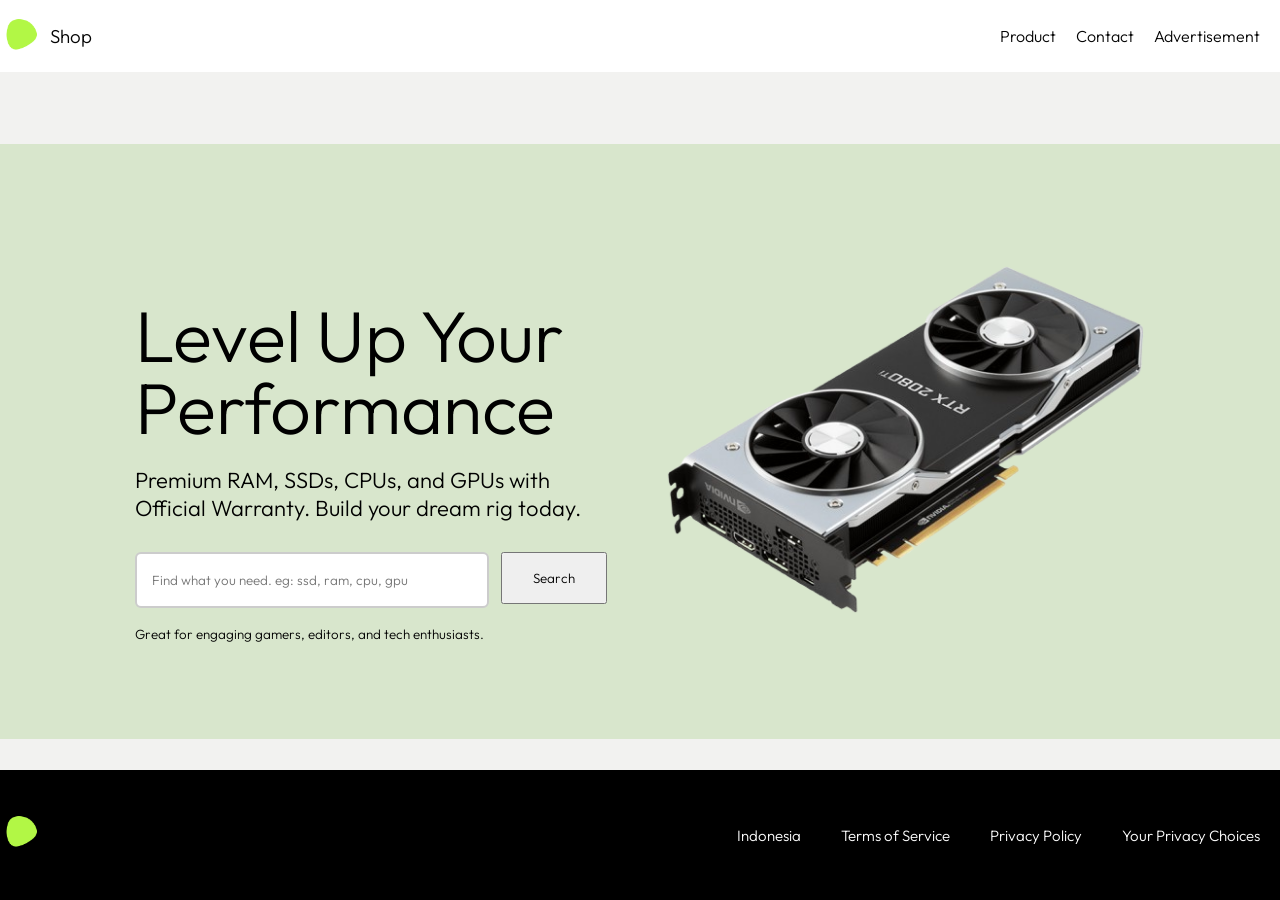
<file: index.html>
<!DOCTYPE html>
<html lang="en">
<head>
    <meta charset="UTF-8">
    <meta name="viewport" content="width=device-width, initial-scale=1.0">
    <link rel="stylesheet" type="text/css" href="style.css">
    <link rel="preconnect" href="https://fonts.googleapis.com">
    <link rel="preconnect" href="https://fonts.gstatic.com" crossorigin>
    <link href="https://fonts.googleapis.com/css2?family=Outfit:wght@100..900&display=swap" rel="stylesheet">
    <link href="https://unpkg.com/aos@2.3.1/dist/aos.css" rel="stylesheet">
    <title>e-commerce</title>
</head>
<body>

    <header>
        <div class="header">
            <div class="header-container">
                <img class="header-icon" src="assets/magicpattern-blob-1781320410809.png" alt="">
                <h3 class="title"><a href="index.html">Shop</a></h3>

                <nav>
                    <a href="#search-section">Product</a>
                    <a href="contact.html">Contact</a>
                    <a href="advertisement.html">Advertisement</a>
                </nav>
            </div>
        </div>
    </header>

    <main>
        <section id="search-section" class="search">
            <div class="search-container">
                <div class="search-content">
                    <h1>Level Up Your Performance</h1>

                    <p>Premium RAM, SSDs, CPUs, and GPUs with Official Warranty. Build your dream rig today.</p>

                    <div class="search-form">
                        <input type="text" placeholder="Find what you need. eg: ssd, ram, cpu, gpu">
                        <button>Search</button>
                    </div>

                    <small>
                        Great for engaging gamers, editors, and tech enthusiasts.
                    </small>
                </div>

                <div class="search-image">
                    <img src="assets/gpu-removebg-preview.png" alt="">
                </div>

            </div>
        </section>
    </main>

    <footer>
        <footer class="footer">
            <div class="footer-container">
                <div class="footer-logo">
                <img src="assets/magicpattern-blob-1781320410809.png" alt="Logo">
            </div>

            <div class="footer-links">
                <a href="">Indonesia</a>
                <a href="">Terms of Service</a>
                <a href="">Privacy Policy</a>
                <a href="">Your Privacy Choices</a>
            </div>
        </div>
    </footer>

    <script src="https://unpkg.com/aos@2.3.1/dist/aos.js"></script>
    <script src="script.js"></script>
    <script>
        AOS.init();
    </script>
</body>
</html>
</file>
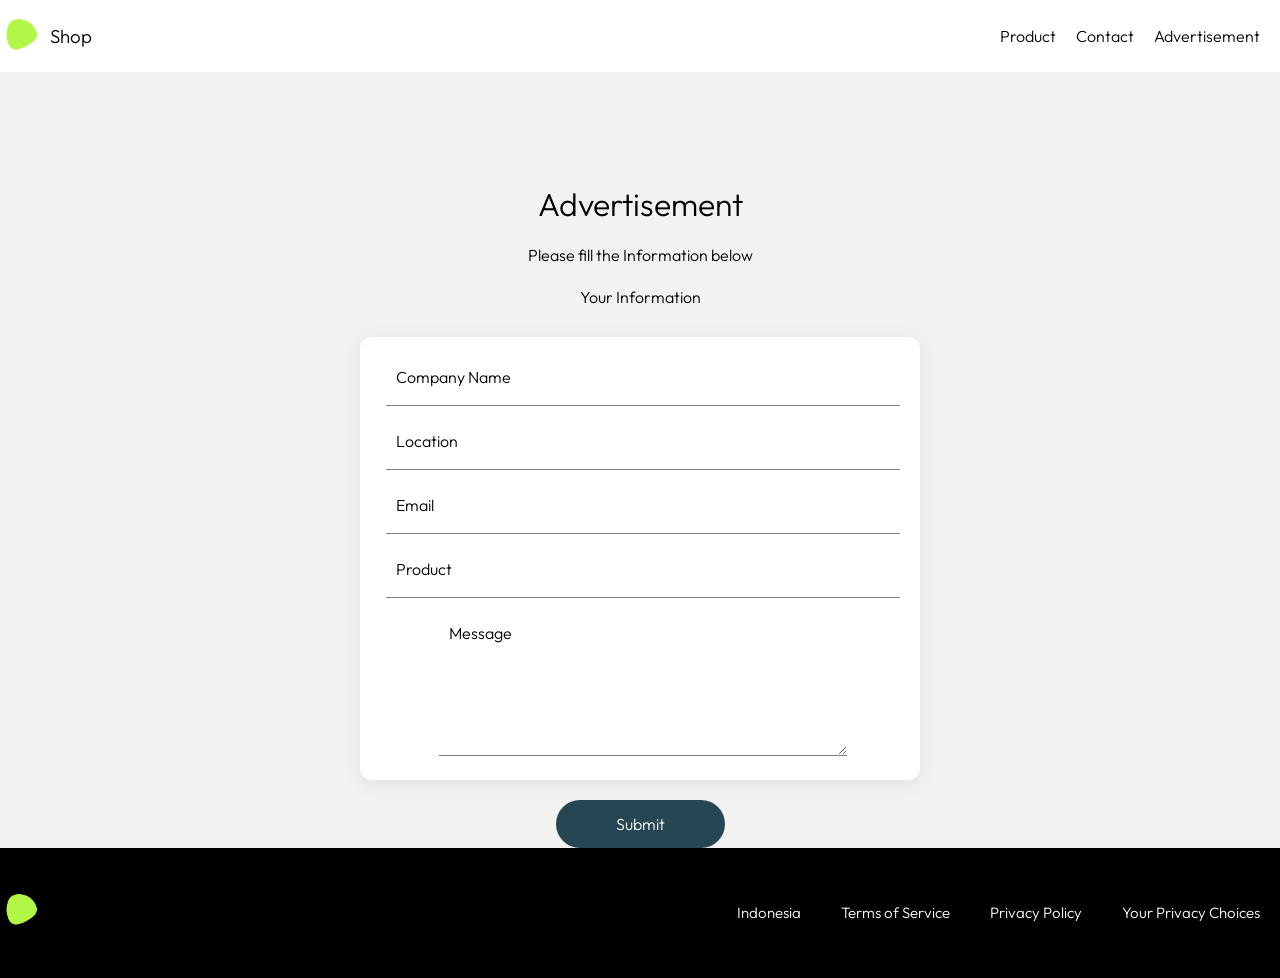
<file: advertisement.html>
<!DOCTYPE html>
<html lang="en">
<head>
    <meta charset="UTF-8">
    <meta name="viewport" content="width=device-width, initial-scale=1.0">
    <link rel="stylesheet" type="text/css" href="style.css">
    <link rel="preconnect" href="https://fonts.googleapis.com">
    <link rel="preconnect" href="https://fonts.gstatic.com" crossorigin>
    <link href="https://fonts.googleapis.com/css2?family=Outfit:wght@100..900&display=swap" rel="stylesheet">
    <link href="https://unpkg.com/aos@2.3.1/dist/aos.css" rel="stylesheet">
    <title>e-commerce</title>
</head>
<body>

    <header>
        <div class="header">
            <div class="header-container">
                <img class="header-icon" src="assets/magicpattern-blob-1781320410809.png" alt="">
                <h3 class="title"><a href="index.html">Shop</a></h3>

                <nav>
                    <a href="index.html">Product</a>
                    <a href="contact.html">Contact</a>
                    <a href="advertisement.html">Advertisement</a>
                </nav>
            </div>
        </div>
    </header>

    <main>
        <div class="contact">
            <h1>Advertisement</h1>
            <p>Please fill the Information below</p>
            <h4>Your Information</h4>
        </div>

        <form action="contact.html" autocomplete="off">
            <div class="form-container">

                <div class="input-container">
                    <div class="icon">
                        <i class="fas fa-user"></i>
                    </div>
                    <div class="form-input">
                        <input class="input-item" type="text" name="name" id="name" placeholder="">
                        <label for="name" class="form-label">Company Name</label>
                    </div>
                </div>


                <div class="input-container">
                    <div class="icon">
                        <i class="fas fa-map-marker-alt"></i>
                    </div>
                    <div class="form-input">
                        <input class="input-item" type="text" name="city" id="city" placeholder="">
                        <label for="city" class="form-label">Location</label>
                    </div>
                </div>


                <div class="input-container">
                    <div class="icon">
                        <i class="far fa-envelope-open"></i>
                    </div>
                    <div class="form-input">
                        <input class="input-item" type="text" name="email" id="email" placeholder="">
                        <label for="email" class="form-label">Email</label>
                    </div>
                </div>

                <div class="input-container">
                    <div class="icon">
                        <i class="far fa-envelope-open"></i>
                    </div>
                    <div class="form-input">
                        <input class="input-item" type="text" name="product" id="product" placeholder="">
                        <label for="email" class="form-label">Product</label>
                    </div>
                </div>


                <div class="textarea-container">
                    <div class="icon">
                        <i class="fas fa-comment"></i>
                    </div>
                    <div class="form-textarea">
                        <textarea class="textarea" type="text" name="message" id="message" cols="52" rows="8" placeholder=""></textarea>
                        <label for="message" class="form-label">Message</label>
                    </div>
                </div>
            </div>

            <input type="submit" value="Submit" class="submit">
        </form>
    </main>

    <footer>
        <footer class="footer">
            <div class="footer-container">
                <div class="footer-logo">
                <img src="assets/magicpattern-blob-1781320410809.png" alt="Logo">
            </div>

            <div class="footer-links">
                <a href="">Indonesia</a>
                <a href="">Terms of Service</a>
                <a href="">Privacy Policy</a>
                <a href="">Your Privacy Choices</a>
            </div>
        </div>
    </footer>

    <script src="https://unpkg.com/aos@2.3.1/dist/aos.js"></script>
    <script src="script.js"></script>
    <script>
        AOS.init();
    </script>
</body>
</html>
</file>
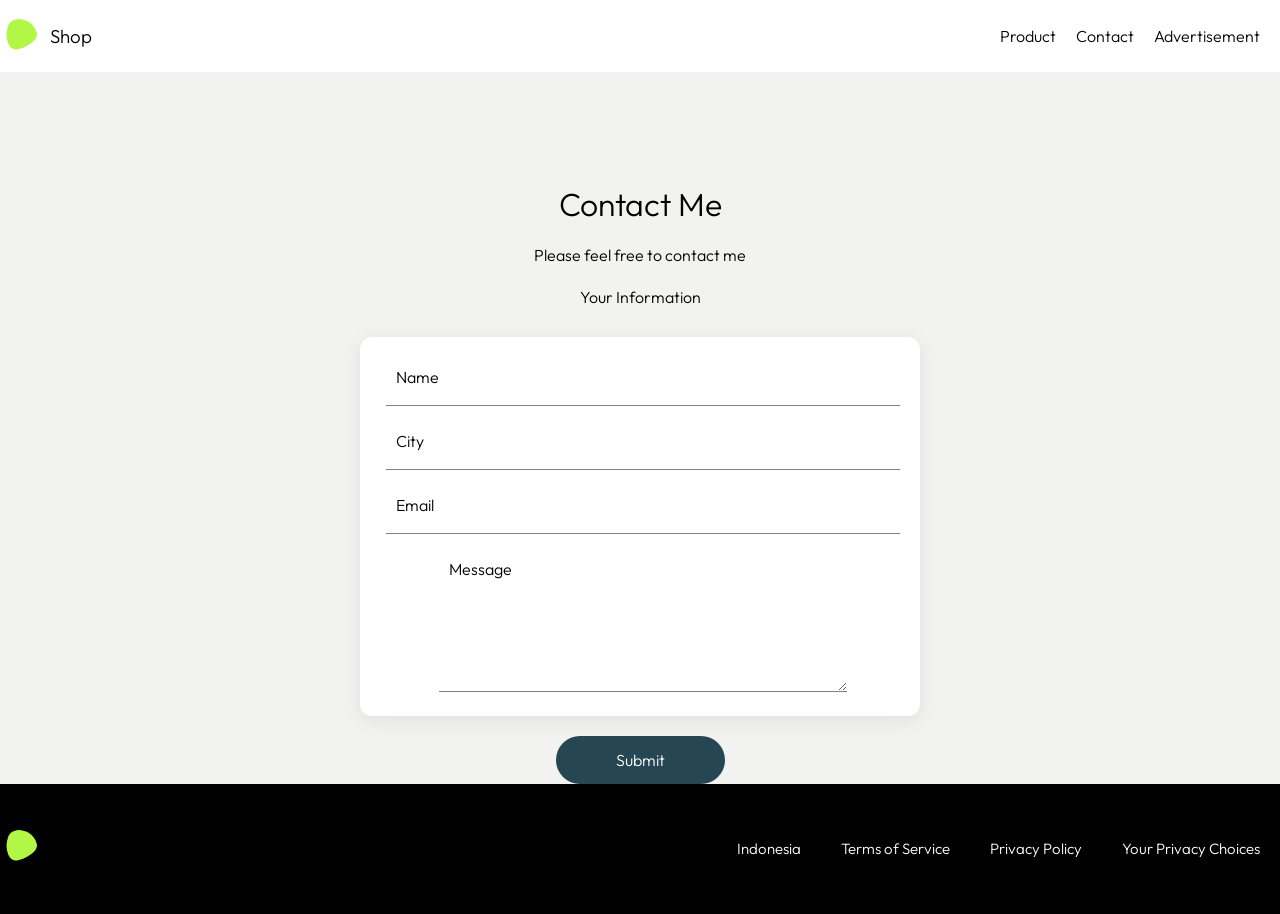
<file: contact.html>
<!DOCTYPE html>
<html lang="en">
<head>
    <meta charset="UTF-8">
    <meta name="viewport" content="width=device-width, initial-scale=1.0">
    <link rel="stylesheet" type="text/css" href="style.css">
    <link rel="preconnect" href="https://fonts.googleapis.com">
    <link rel="preconnect" href="https://fonts.gstatic.com" crossorigin>
    <link href="https://fonts.googleapis.com/css2?family=Outfit:wght@100..900&display=swap" rel="stylesheet">
    <link href="https://unpkg.com/aos@2.3.1/dist/aos.css" rel="stylesheet">
    <title>e-commerce</title>
</head>
<body>

    <header>
        <div class="header">
            <div class="header-container">
                <img class="header-icon" src="assets/magicpattern-blob-1781320410809.png" alt="">
                <h3 class="title"><a href="index.html">Shop</a></h3>

                <nav>
                    <a href="index.html">Product</a>
                    <a href="contact.html">Contact</a>
                    <a href="advertisement.html">Advertisement</a>
                </nav>
            </div>
        </div>
    </header>

    <main>
        <div class="contact">
            <h1>Contact Me</h1>
            <p>Please feel free to contact me </p>
            <h4>Your Information</h4>
        </div>

        <form action="contact.html" autocomplete="off">
            <div class="form-container">

                <div class="input-container">
                    <div class="icon">
                        <i class="fas fa-user"></i>
                    </div>
                    <div class="form-input">
                        <input class="input-item" type="text" name="name" id="name" placeholder="">
                        <label for="name" class="form-label">Name</label>
                    </div>
                </div>


                <div class="input-container">
                    <div class="icon">
                        <i class="fas fa-map-marker-alt"></i>
                    </div>
                    <div class="form-input">
                        <input class="input-item" type="text" name="city" id="city" placeholder="">
                        <label for="city" class="form-label">City</label>
                    </div>
                </div>


                <div class="input-container">
                    <div class="icon">
                        <i class="far fa-envelope-open"></i>
                    </div>
                    <div class="form-input">
                        <input class="input-item" type="text" name="email" id="email" placeholder="">
                        <label for="email" class="form-label">Email</label>
                    </div>
                </div>


                <div class="textarea-container">
                    <div class="icon">
                        <i class="fas fa-comment"></i>
                    </div>
                    <div class="form-textarea">
                        <textarea class="textarea" type="text" name="message" id="message" cols="52" rows="8" placeholder=""></textarea>
                        <label for="message" class="form-label">Message</label>
                    </div>
                </div>
            </div>

            <input type="submit" value="Submit" class="submit">
        </form>
    </main>

    <footer>
        <footer class="footer">
            <div class="footer-container">
                <div class="footer-logo">
                <img src="assets/magicpattern-blob-1781320410809.png" alt="Logo">
            </div>

            <div class="footer-links">
                <a href="">Indonesia</a>
                <a href="">Terms of Service</a>
                <a href="">Privacy Policy</a>
                <a href="">Your Privacy Choices</a>
            </div>
        </div>
    </footer>

    <script src="https://unpkg.com/aos@2.3.1/dist/aos.js"></script>
    <script src="script.js"></script>
    <script>
        AOS.init();
    </script>
</body>
</html>
</file>
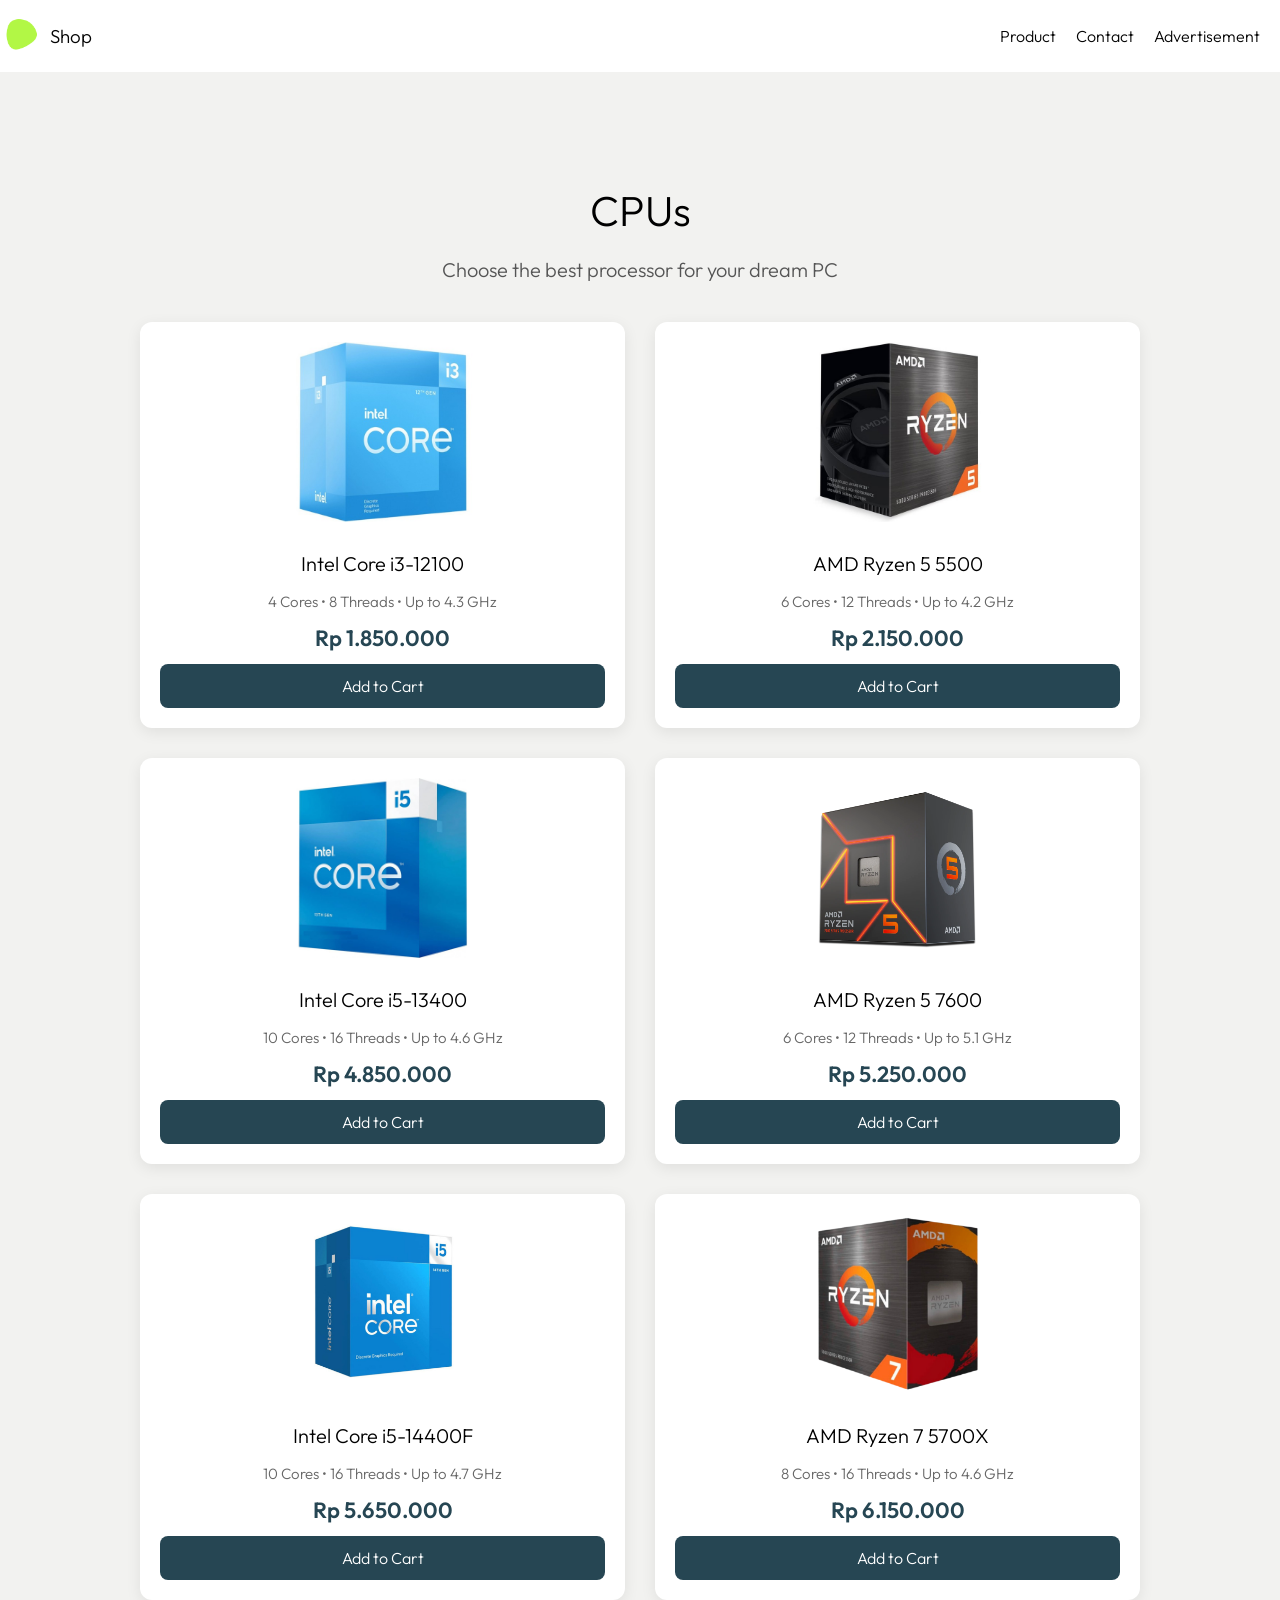
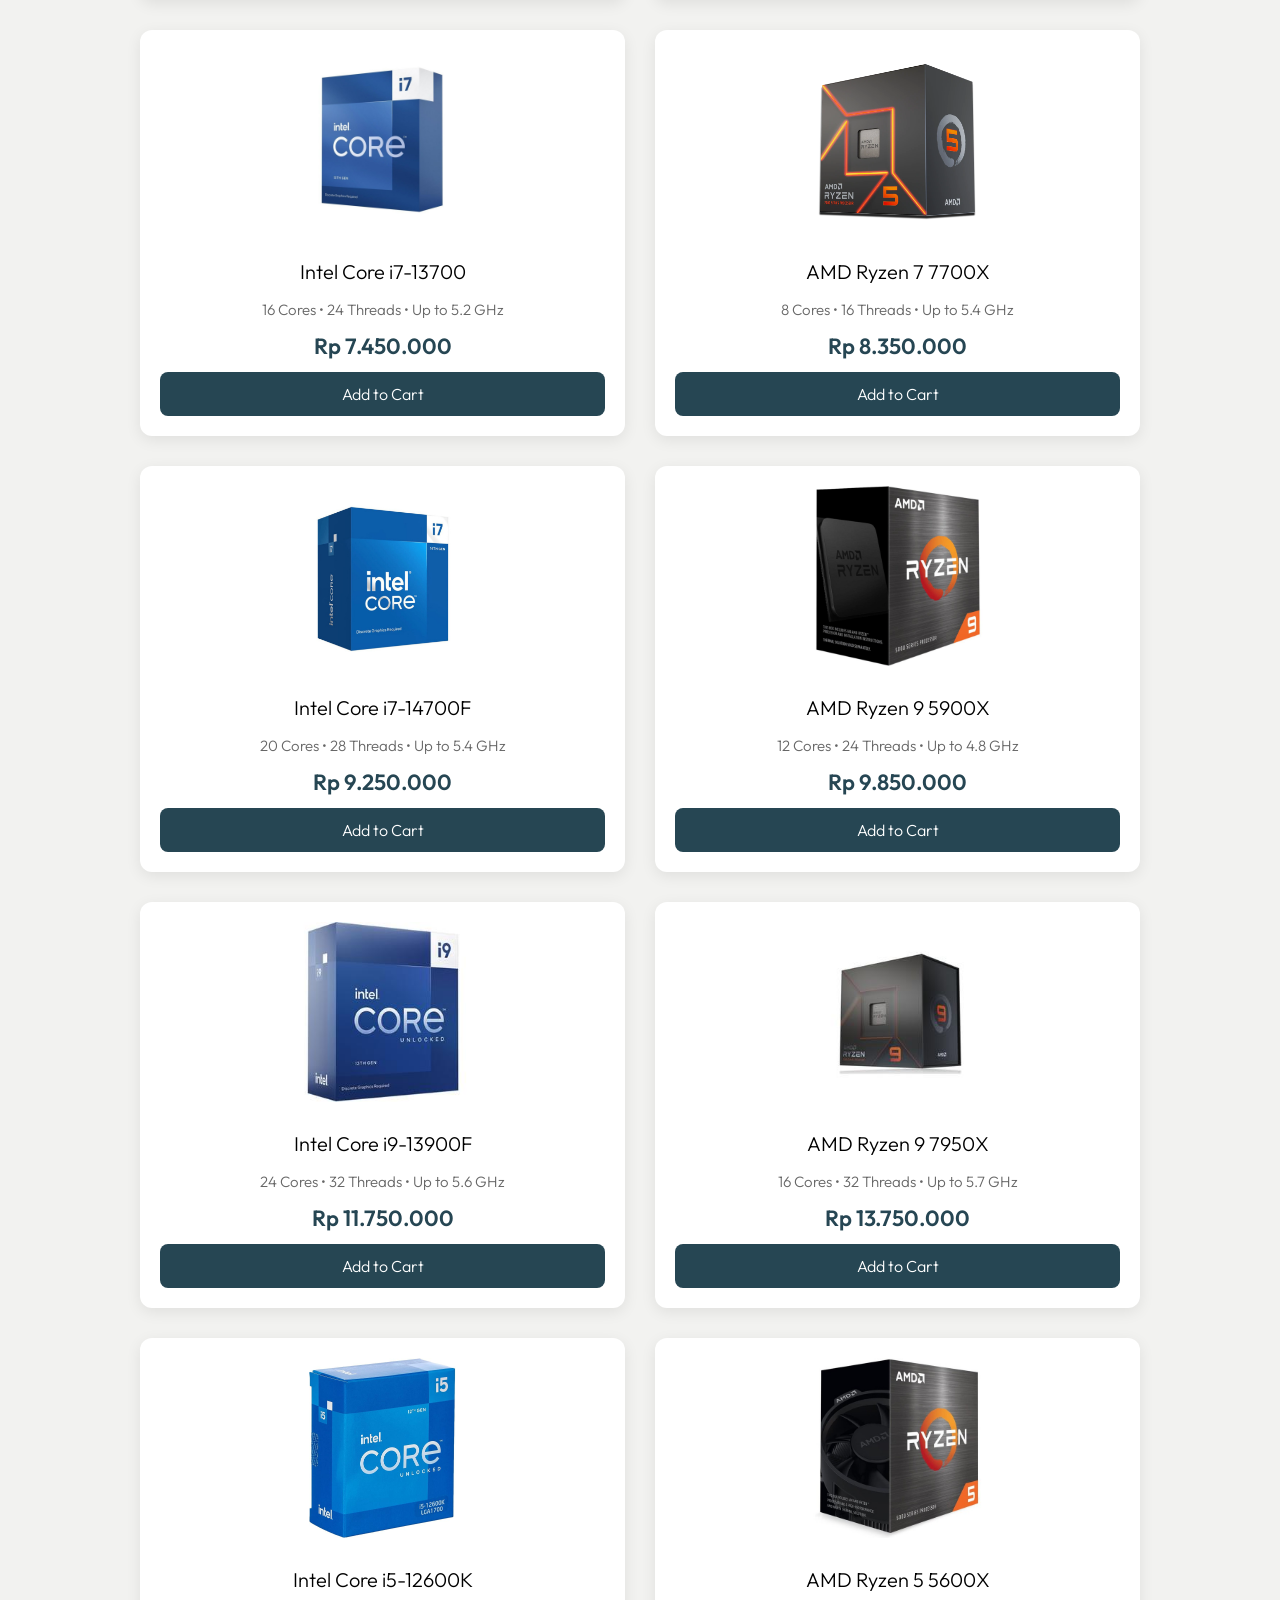
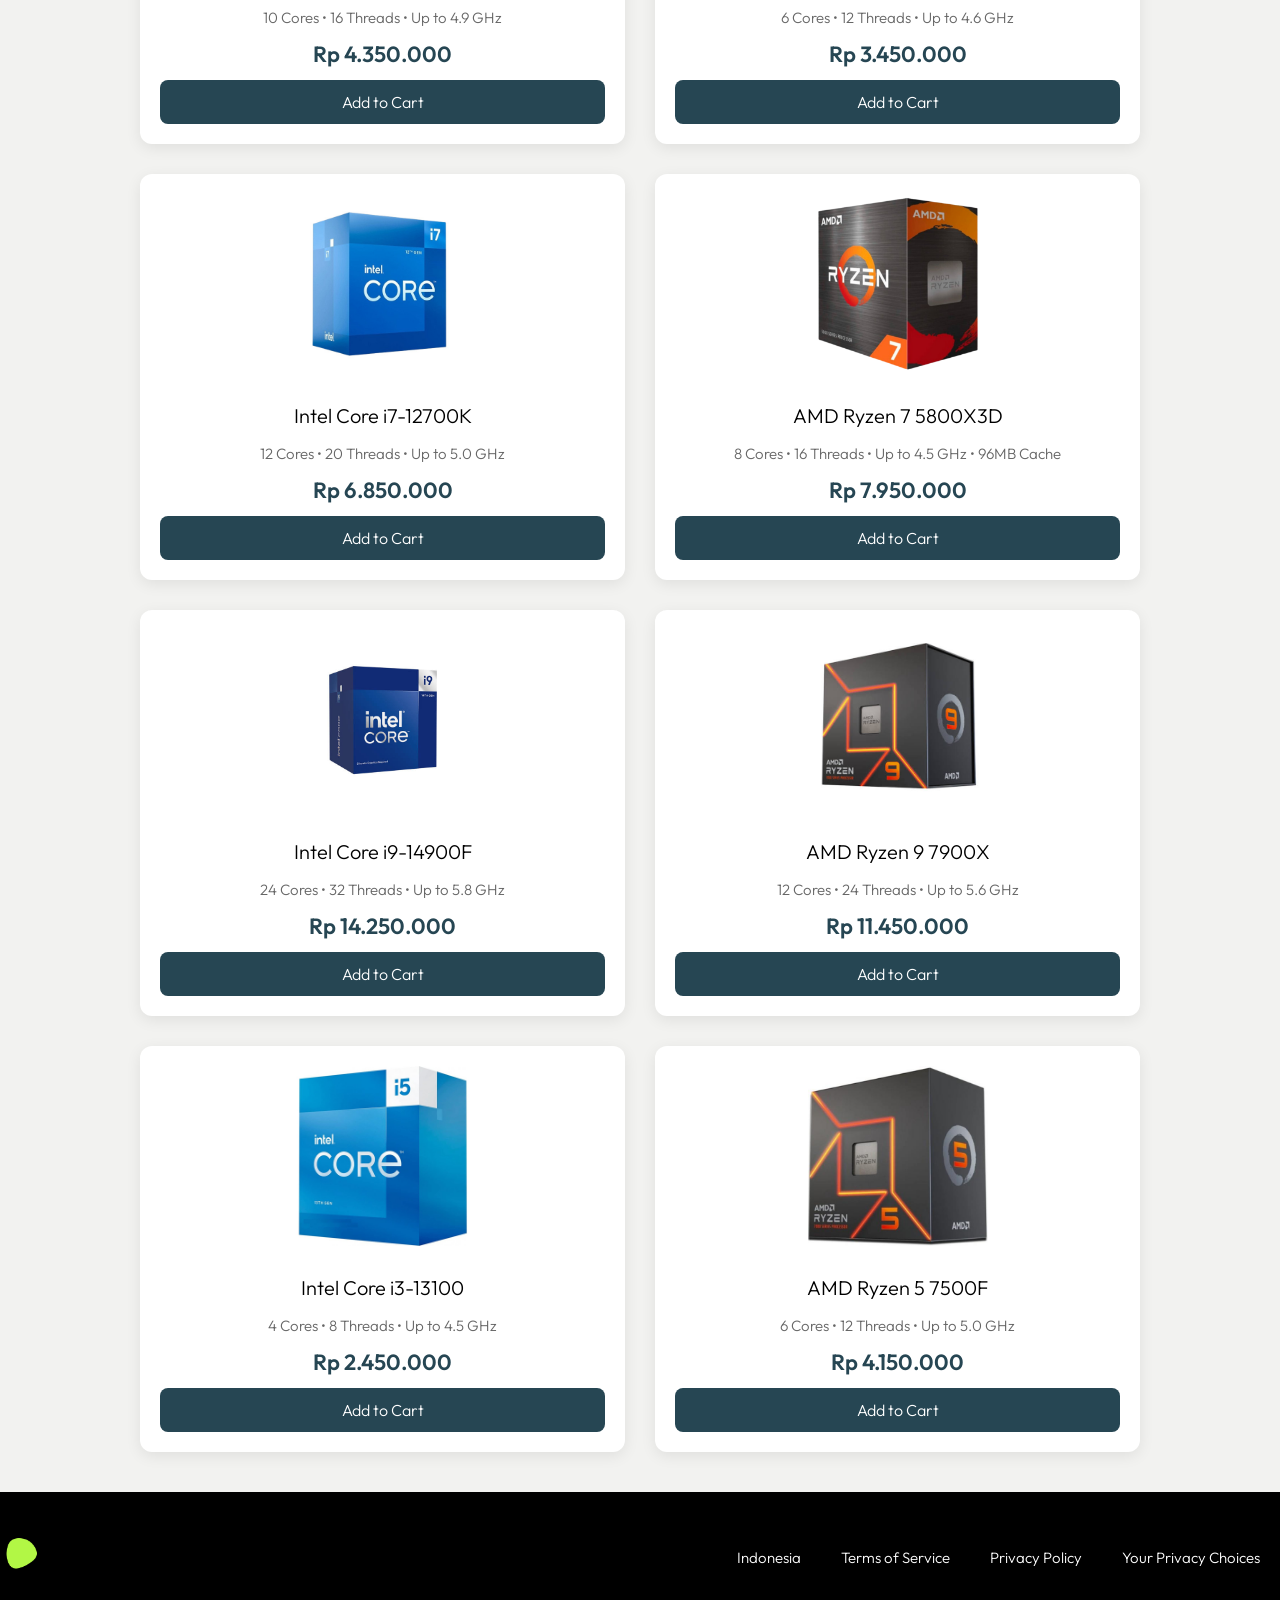
<file: product/cpu.html>
<!DOCTYPE html>
<html lang="en">
<head>
    <meta charset="UTF-8">
    <meta name="viewport" content="width=device-width, initial-scale=1.0">
    <link rel="stylesheet" type="text/css" href="../style.css">
    <link rel="preconnect" href="https://fonts.googleapis.com">
    <link rel="preconnect" href="https://fonts.gstatic.com" crossorigin>
    <link href="https://fonts.googleapis.com/css2?family=Outfit:wght@100..900&display=swap" rel="stylesheet">
    <link href="https://unpkg.com/aos@2.3.1/dist/aos.css" rel="stylesheet">
    <title>e-commerce</title>
</head>
<body>

    <header>
        <div class="header">
            <div class="header-container">
                <img class="header-icon" src="../assets/magicpattern-blob-1781320410809.png" alt="">
                <h3 class="title"><a href="../index.html">Shop</a></h3>

                <nav>
                    <a href="../index.html">Product</a>
                    <a href="../contact.html">Contact</a>
                    <a href="../advertisement.html">Advertisement</a>
                </nav>
            </div>
        </div>
    </header>

    <main>  
    <div class="product-page">
        <h1 class="page-title"> CPUs</h1>
        <p class="page-subtitle">Choose the best processor for your dream PC</p>

        <div class="products-grid">
            
            <div class="product-card">
                <img src="../assets/i3gen12.jpg" alt="Intel Core i3-12100">
                <h3>Intel Core i3-12100</h3>
                <p class="spec">4 Cores • 8 Threads • Up to 4.3 GHz</p>
                <p class="price">Rp 1.850.000</p>
                <button class="buy-btn">Add to Cart</button>
            </div>
            <div class="product-card">
                <img src="../assets/r5gen5000.jpg" alt="AMD Ryzen 5 5500">
                <h3>AMD Ryzen 5 5500</h3>
                <p class="spec">6 Cores • 12 Threads • Up to 4.2 GHz</p>
                <p class="price">Rp 2.150.000</p>
                <button class="buy-btn">Add to Cart</button>
            </div>

            <div class="product-card">
                <img src="../assets/i3gen13.jpg" alt="Intel Core i5-13400">
                <h3>Intel Core i5-13400</h3>
                <p class="spec">10 Cores • 16 Threads • Up to 4.6 GHz</p>
                <p class="price">Rp 4.850.000</p>
                <button class="buy-btn">Add to Cart</button>
            </div>
            <div class="product-card">
                <img src="../assets/r5gen7000.png" alt="AMD Ryzen 5 7600">
                <h3>AMD Ryzen 5 7600</h3>
                <p class="spec">6 Cores • 12 Threads • Up to 5.1 GHz</p>
                <p class="price">Rp 5.250.000</p>
                <button class="buy-btn">Add to Cart</button>
            </div>

            <div class="product-card">
                <img src="../assets/i5gen14.png" alt="Intel Core i5-14400F">
                <h3>Intel Core i5-14400F</h3>
                <p class="spec">10 Cores • 16 Threads • Up to 4.7 GHz</p>
                <p class="price">Rp 5.650.000</p>
                <button class="buy-btn">Add to Cart</button>
            </div>
            <div class="product-card">
                <img src="../assets/r7gen5000.png" alt="AMD Ryzen 7 5700X">
                <h3>AMD Ryzen 7 5700X</h3>
                <p class="spec">8 Cores • 16 Threads • Up to 4.6 GHz</p>
                <p class="price">Rp 6.150.000</p>
                <button class="buy-btn">Add to Cart</button>
            </div>

            <div class="product-card">
                <img src="../assets/i7gen13.jpeg" alt="Intel Core i7-13700">
                <h3>Intel Core i7-13700</h3>
                <p class="spec">16 Cores • 24 Threads • Up to 5.2 GHz</p>
                <p class="price">Rp 7.450.000</p>
                <button class="buy-btn">Add to Cart</button>
            </div>
            <div class="product-card">
                <img src="../assets/r5gen7000.png" alt="AMD Ryzen 7 7700X">
                <h3>AMD Ryzen 7 7700X</h3>
                <p class="spec">8 Cores • 16 Threads • Up to 5.4 GHz</p>
                <p class="price">Rp 8.350.000</p>
                <button class="buy-btn">Add to Cart</button>
            </div>

            <div class="product-card">
                <img src="../assets/i7gen14.png" alt="Intel Core i7-14700F">
                <h3>Intel Core i7-14700F</h3>
                <p class="spec">20 Cores • 28 Threads • Up to 5.4 GHz</p>
                <p class="price">Rp 9.250.000</p>
                <button class="buy-btn">Add to Cart</button>
            </div>
            <div class="product-card">
                <img src="../assets/r9gen5000.jpeg" alt="AMD Ryzen 9 5900X">
                <h3>AMD Ryzen 9 5900X</h3>
                <p class="spec">12 Cores • 24 Threads • Up to 4.8 GHz</p>
                <p class="price">Rp 9.850.000</p>
                <button class="buy-btn">Add to Cart</button>
            </div>

            <div class="product-card">
                <img src="../assets/i9gen13.jpg" alt="Intel Core i9-13900F">
                <h3>Intel Core i9-13900F</h3>
                <p class="spec">24 Cores • 32 Threads • Up to 5.6 GHz</p>
                <p class="price">Rp 11.750.000</p>
                <button class="buy-btn">Add to Cart</button>
            </div>
            <div class="product-card">
                <img src="../assets/r9gen7000.jpg" alt="AMD Ryzen 9 7950X">
                <h3>AMD Ryzen 9 7950X</h3>
                <p class="spec">16 Cores • 32 Threads • Up to 5.7 GHz</p>
                <p class="price">Rp 13.750.000</p>
                <button class="buy-btn">Add to Cart</button>
            </div>

            <div class="product-card">
                <img src="../assets/i5gen12.jpg" alt="Intel Core i5-12600K">
                <h3>Intel Core i5-12600K</h3>
                <p class="spec">10 Cores • 16 Threads • Up to 4.9 GHz</p>
                <p class="price">Rp 4.350.000</p>
                <button class="buy-btn">Add to Cart</button>
            </div>
            <div class="product-card">
                <img src="../assets/r5gen5000.jpg" alt="AMD Ryzen 5 5600X">
                <h3>AMD Ryzen 5 5600X</h3>
                <p class="spec">6 Cores • 12 Threads • Up to 4.6 GHz</p>
                <p class="price">Rp 3.450.000</p>
                <button class="buy-btn">Add to Cart</button>
            </div>

            <div class="product-card">
                <img src="../assets/i7gen12.jpg" alt="Intel Core i7-12700K">
                <h3>Intel Core i7-12700K</h3>
                <p class="spec">12 Cores • 20 Threads • Up to 5.0 GHz</p>
                <p class="price">Rp 6.850.000</p>
                <button class="buy-btn">Add to Cart</button>
            </div>
            <div class="product-card">
                <img src="../assets/r7gen5000.png" alt="AMD Ryzen 7 5800X3D">
                <h3>AMD Ryzen 7 5800X3D</h3>
                <p class="spec">8 Cores • 16 Threads • Up to 4.5 GHz • 96MB Cache</p>
                <p class="price">Rp 7.950.000</p>
                <button class="buy-btn">Add to Cart</button>
            </div>

            <div class="product-card">
                <img src="../assets/i9gen14.jpeg" alt="Intel Core i9-14900F">
                <h3>Intel Core i9-14900F</h3>
                <p class="spec">24 Cores • 32 Threads • Up to 5.8 GHz</p>
                <p class="price">Rp 14.250.000</p>
                <button class="buy-btn">Add to Cart</button>
            </div>
            <div class="product-card">
                <img src="../assets/r9gen7900.jpeg" alt="AMD Ryzen 9 7900X">
                <h3>AMD Ryzen 9 7900X</h3>
                <p class="spec">12 Cores • 24 Threads • Up to 5.6 GHz</p>
                <p class="price">Rp 11.450.000</p>
                <button class="buy-btn">Add to Cart</button>
            </div>

            <div class="product-card">
                <img src="../assets/i3gen13.jpg" alt="Intel Core i3-13100">
                <h3>Intel Core i3-13100</h3>
                <p class="spec">4 Cores • 8 Threads • Up to 4.5 GHz</p>
                <p class="price">Rp 2.450.000</p>
                <button class="buy-btn">Add to Cart</button>
            </div>
            <div class="product-card">
                <img src="../assets/r9gen7500.jpg" alt="AMD Ryzen 5 7500F">
                <h3>AMD Ryzen 5 7500F</h3>
                <p class="spec">6 Cores • 12 Threads • Up to 5.0 GHz</p>
                <p class="price">Rp 4.150.000</p>
                <button class="buy-btn">Add to Cart</button>
            </div>
        </div>
    </div>
</main>

    <footer>
        <footer class="footer">
            <div class="footer-container">
                <div class="footer-logo">
                <img src="../assets/magicpattern-blob-1781320410809.png" alt="Logo">
            </div>

            <div class="footer-links">
                <a href="">Indonesia</a>
                <a href="">Terms of Service</a>
                <a href="">Privacy Policy</a>
                <a href="">Your Privacy Choices</a>
            </div>
        </div>
    </footer>

    <script src="https://unpkg.com/aos@2.3.1/dist/aos.js"></script>
    <script src="../script.js"></script>
    <script>
        AOS.init();
    </script>
</body>
</html>
</file>
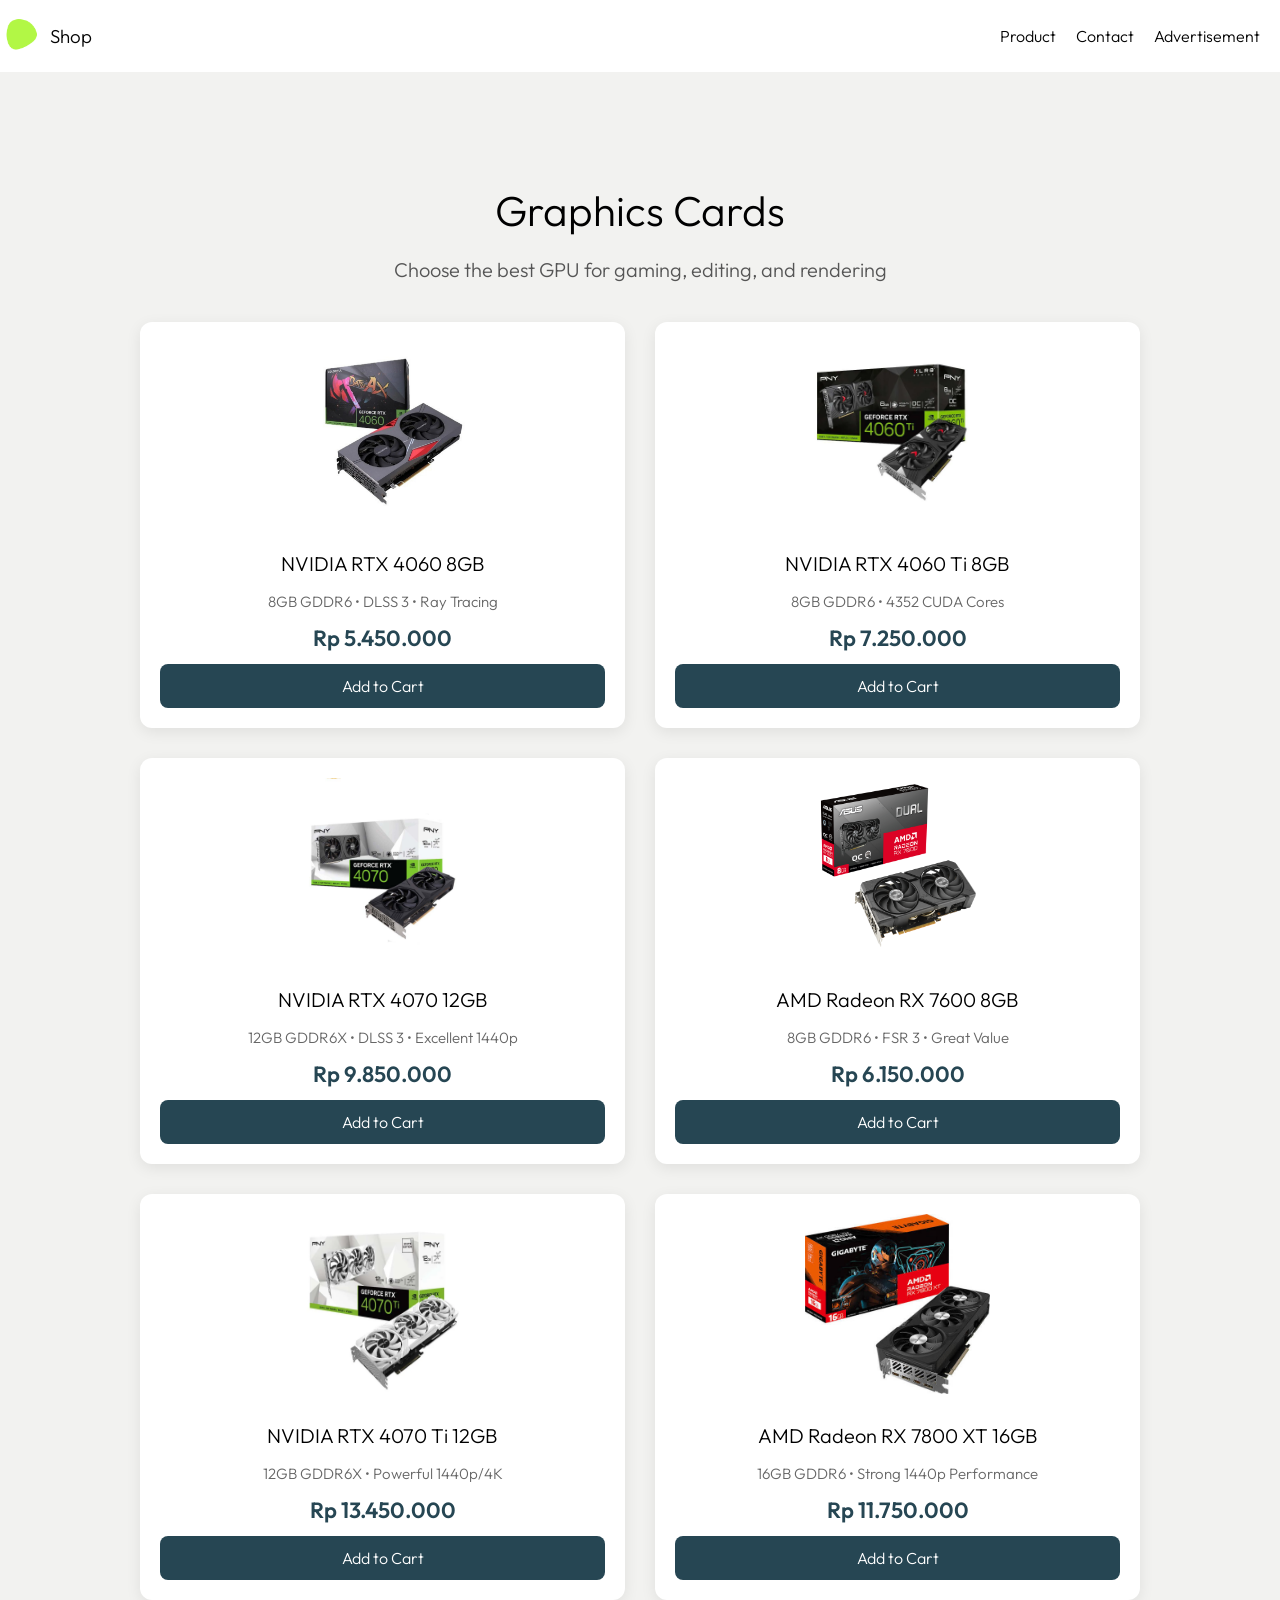
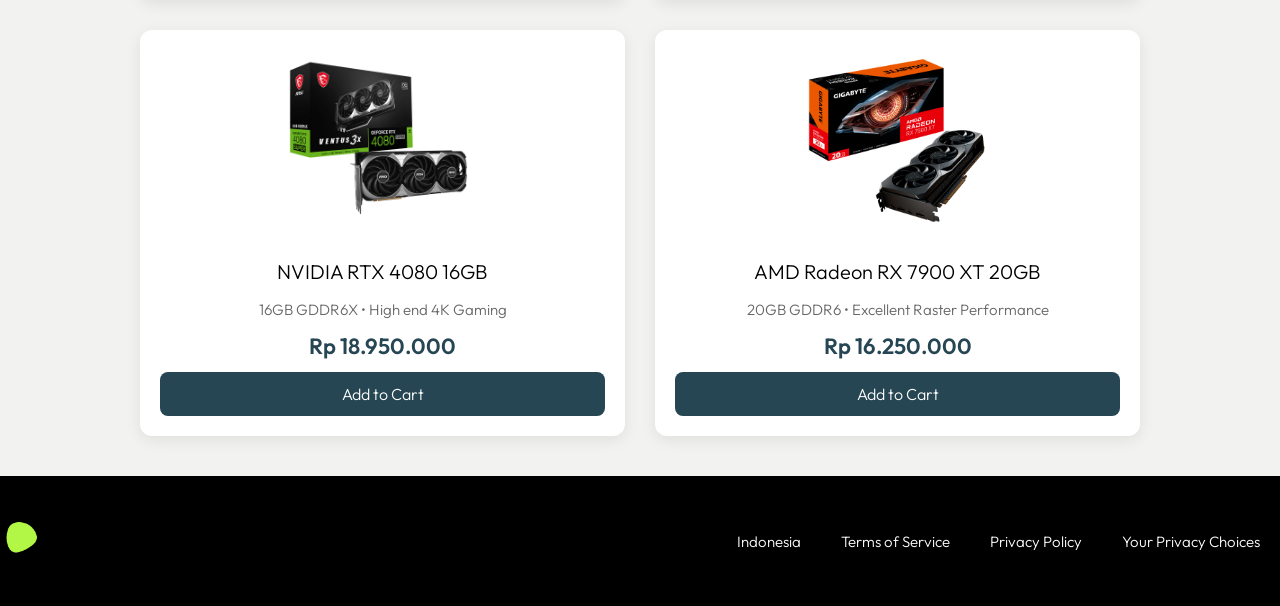
<file: product/gpu.html>
<!DOCTYPE html>
<html lang="en">
<head>
    <meta charset="UTF-8">
    <meta name="viewport" content="width=device-width, initial-scale=1.0">
    <link rel="stylesheet" type="text/css" href="../style.css">
    <link rel="preconnect" href="https://fonts.googleapis.com">
    <link rel="preconnect" href="https://fonts.gstatic.com" crossorigin>
    <link href="https://fonts.googleapis.com/css2?family=Outfit:wght@100..900&display=swap" rel="stylesheet">
    <link href="https://unpkg.com/aos@2.3.1/dist/aos.css" rel="stylesheet">
    <title>e-commerce</title>
</head>
<body>

    <header>
        <div class="header">
            <div class="header-container">
                <img class="header-icon" src="../assets/magicpattern-blob-1781320410809.png" alt="">
                <h3 class="title"><a href="../index.html">Shop</a></h3>

                <nav>
                    <a href="../index.html">Product</a>
                    <a href="../contact.html">Contact</a>
                    <a href="../advertisement.html">Advertisement</a>
                </nav>
            </div>
        </div>
    </header>

    <main>
        <div class="product-page">
            <h1 class="page-title">Graphics Cards</h1>
            <p class="page-subtitle">Choose the best GPU for gaming, editing, and rendering</p>

            <div class="products-grid">
                
                <div class="product-card">
                    <img src="../assets/rtx40608gb.png" alt="RTX 4060">
                    <h3>NVIDIA RTX 4060 8GB</h3>
                    <p class="spec">8GB GDDR6 • DLSS 3 • Ray Tracing</p>
                    <p class="price">Rp 5.450.000</p>
                    <button class="buy-btn">Add to Cart</button>
                </div>

                <div class="product-card">
                    <img src="../assets/rtx4060ti8gb.png" alt="RTX 4060 Ti">
                    <h3>NVIDIA RTX 4060 Ti 8GB</h3>
                    <p class="spec">8GB GDDR6 • 4352 CUDA Cores</p>
                    <p class="price">Rp 7.250.000</p>
                    <button class="buy-btn">Add to Cart</button>
                </div>

                <div class="product-card">
                    <img src="../assets/rtx407012gb.jpg" alt="RTX 4070">
                    <h3>NVIDIA RTX 4070 12GB</h3>
                    <p class="spec">12GB GDDR6X • DLSS 3 • Excellent 1440p</p>
                    <p class="price">Rp 9.850.000</p>
                    <button class="buy-btn">Add to Cart</button>
                </div>

                <div class="product-card">
                    <img src="../assets/rx76008gb.png" alt="RX 7600">
                    <h3>AMD Radeon RX 7600 8GB</h3>
                    <p class="spec">8GB GDDR6 • FSR 3 • Great Value</p>
                    <p class="price">Rp 6.150.000</p>
                    <button class="buy-btn">Add to Cart</button>
                </div>

                <div class="product-card">
                    <img src="../assets/rtx4070ti12gb.png" alt="RTX 4070 Ti">
                    <h3>NVIDIA RTX 4070 Ti 12GB</h3>
                    <p class="spec">12GB GDDR6X • Powerful 1440p/4K</p>
                    <p class="price">Rp 13.450.000</p>
                    <button class="buy-btn">Add to Cart</button>
                </div>

                <div class="product-card">
                    <img src="../assets/rx7800xt16gb.jpeg" alt="RX 7800 XT">
                    <h3>AMD Radeon RX 7800 XT 16GB</h3>
                    <p class="spec">16GB GDDR6 • Strong 1440p Performance</p>
                    <p class="price">Rp 11.750.000</p>
                    <button class="buy-btn">Add to Cart</button>
                </div>

                <div class="product-card">
                    <img src="../assets/rtx408016gb.png" alt="RTX 4080">
                    <h3>NVIDIA RTX 4080 16GB</h3>
                    <p class="spec">16GB GDDR6X • High end 4K Gaming</p>
                    <p class="price">Rp 18.950.000</p>
                    <button class="buy-btn">Add to Cart</button>
                </div>

                <div class="product-card">
                    <img src="../assets/rx7900xt20gb.png" alt="RX 7900 XT">
                    <h3>AMD Radeon RX 7900 XT 20GB</h3>
                    <p class="spec">20GB GDDR6 • Excellent Raster Performance</p>
                    <p class="price">Rp 16.250.000</p>
                    <button class="buy-btn">Add to Cart</button>
                </div>

            </div>
        </div>
    </main>

    <footer>
        <footer class="footer">
            <div class="footer-container">
                <div class="footer-logo">
                <img src="../assets/magicpattern-blob-1781320410809.png" alt="Logo">
            </div>

            <div class="footer-links">
                <a href="">Indonesia</a>
                <a href="">Terms of Service</a>
                <a href="">Privacy Policy</a>
                <a href="">Your Privacy Choices</a>
            </div>
        </div>
    </footer>

    <script src="https://unpkg.com/aos@2.3.1/dist/aos.js"></script>
    <script src="../script.js"></script>
    <script>
        AOS.init();
    </script>
</body>
</html>
</file>
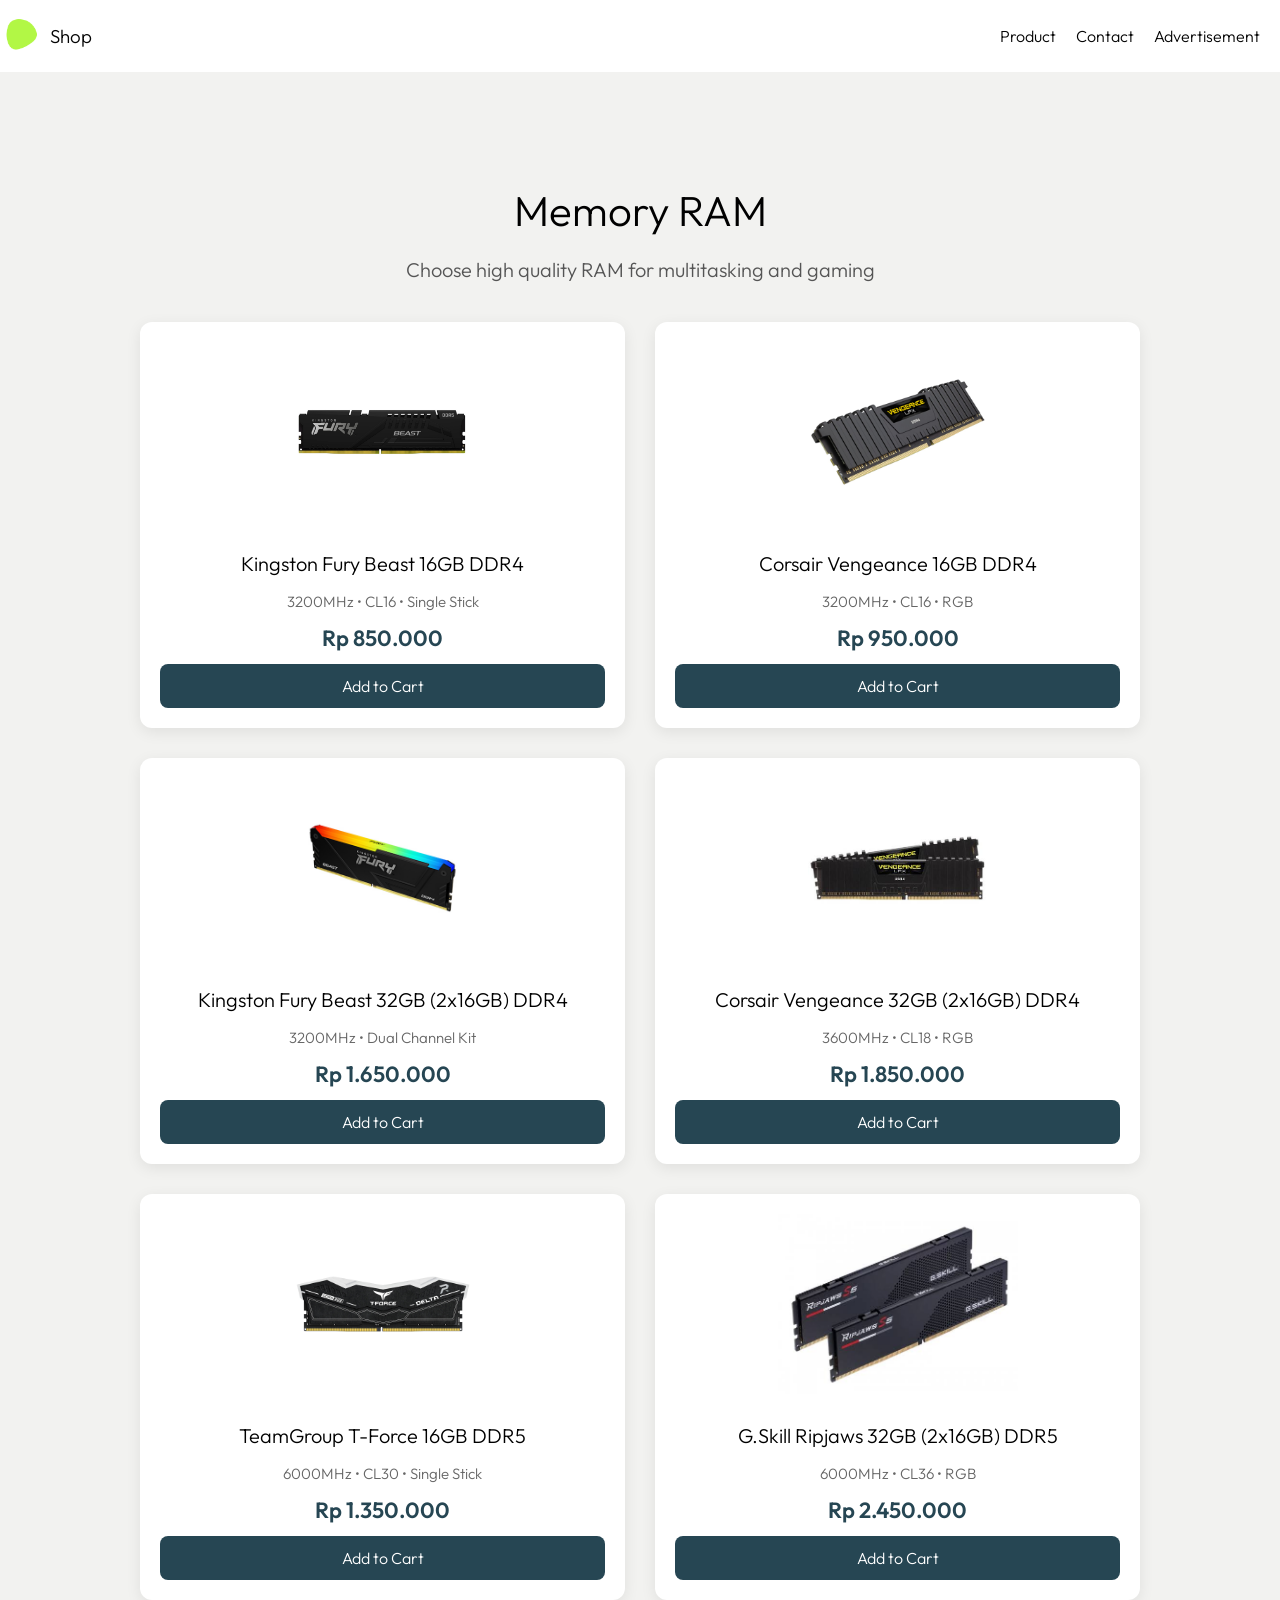
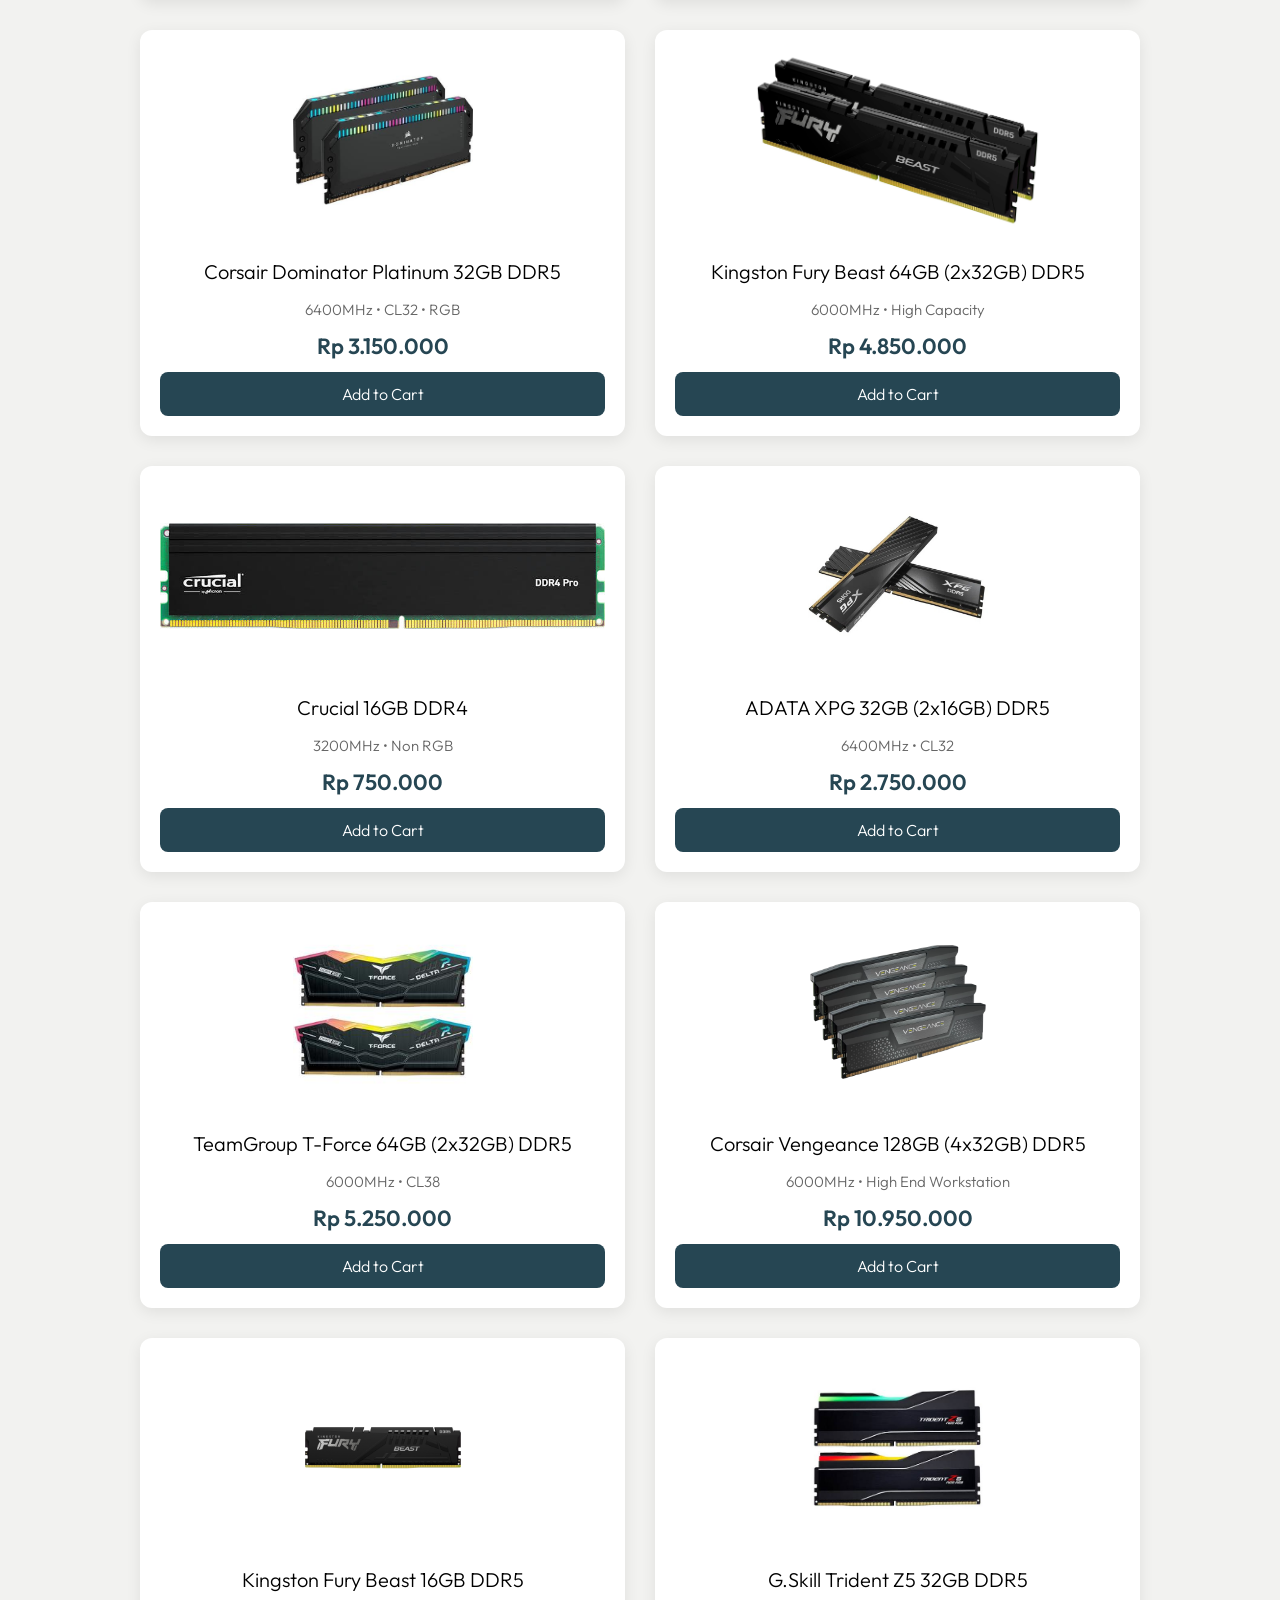
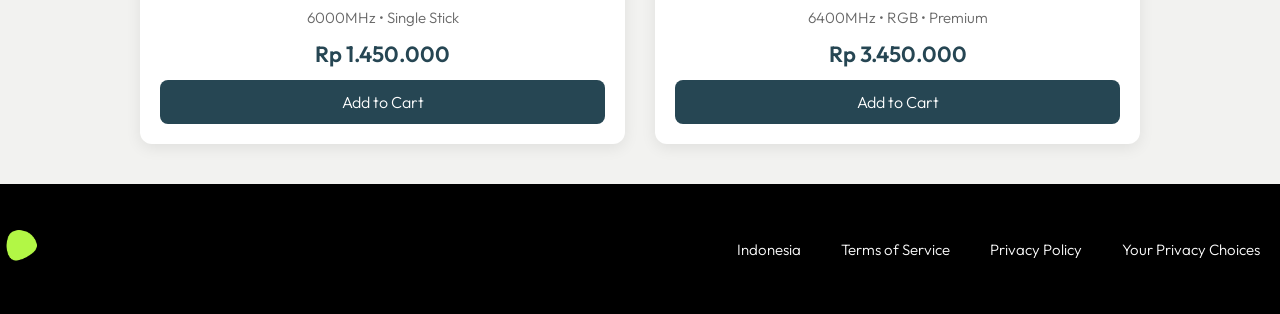
<file: product/ram.html>
<!DOCTYPE html>
<html lang="en">
<head>
    <meta charset="UTF-8">
    <meta name="viewport" content="width=device-width, initial-scale=1.0">
    <link rel="stylesheet" type="text/css" href="../style.css">
    <link rel="preconnect" href="https://fonts.googleapis.com">
    <link rel="preconnect" href="https://fonts.gstatic.com" crossorigin>
    <link href="https://fonts.googleapis.com/css2?family=Outfit:wght@100..900&display=swap" rel="stylesheet">
    <link href="https://unpkg.com/aos@2.3.1/dist/aos.css" rel="stylesheet">
    <title>e-commerce</title>
</head>
<body>

    <header>
        <div class="header">
            <div class="header-container">
                <img class="header-icon" src="../assets/magicpattern-blob-1781320410809.png" alt="">
                <h3 class="title"><a href="../index.html">Shop</a></h3>

                <nav>
                    <a href="../index.html">Product</a>
                    <a href="../contact.html">Contact</a>
                    <a href="">Advertisement</a>
                </nav>
            </div>
        </div>
    </header>

    <main>
        <div class="product-page">
            <h1 class="page-title">Memory RAM</h1>
            <p class="page-subtitle">Choose high quality RAM for multitasking and gaming</p>

            <div class="products-grid">
                
                <div class="product-card">
                    <img src="../assets/kingstonefurybeast16gb.png" alt="Kingston DDR4">
                    <h3>Kingston Fury Beast 16GB DDR4</h3>
                    <p class="spec">3200MHz • CL16 • Single Stick</p>
                    <p class="price">Rp 850.000</p>
                    <button class="buy-btn">Add to Cart</button>
                </div>

                <div class="product-card">
                    <img src="../assets/corsair16gbddr4.jpeg" alt="Corsair Vengeance">
                    <h3>Corsair Vengeance 16GB DDR4</h3>
                    <p class="spec">3200MHz • CL16 • RGB</p>
                    <p class="price">Rp 950.000</p>
                    <button class="buy-btn">Add to Cart</button>
                </div>

                <div class="product-card">
                    <img src="../assets/FURY_Beast_RGB_Black_DDR4_.png" alt="Kingston 32GB Kit">
                    <h3>Kingston Fury Beast 32GB (2x16GB) DDR4</h3>
                    <p class="spec">3200MHz • Dual Channel Kit</p>
                    <p class="price">Rp 1.650.000</p>
                    <button class="buy-btn">Add to Cart</button>
                </div>

                <div class="product-card">
                    <img src="../assets/corsair32gb.jpeg" alt="Corsair 32GB">
                    <h3>Corsair Vengeance 32GB (2x16GB) DDR4</h3>
                    <p class="spec">3600MHz • CL18 • RGB</p>
                    <p class="price">Rp 1.850.000</p>
                    <button class="buy-btn">Add to Cart</button>
                </div>

                <div class="product-card">
                    <img src="../assets/tforce16gb.jpg" alt="TeamGroup DDR5">
                    <h3>TeamGroup T-Force 16GB DDR5</h3>
                    <p class="spec">6000MHz • CL30 • Single Stick</p>
                    <p class="price">Rp 1.350.000</p>
                    <button class="buy-btn">Add to Cart</button>
                </div>

                <div class="product-card">
                    <img src="../assets/ripjaws32gb2x.jpeg" alt="G.Skill DDR5">
                    <h3>G.Skill Ripjaws 32GB (2x16GB) DDR5</h3>
                    <p class="spec">6000MHz • CL36 • RGB</p>
                    <p class="price">Rp 2.450.000</p>
                    <button class="buy-btn">Add to Cart</button>
                </div>

                <div class="product-card">
                    <img src="../assets/dominator32gb2xddr5.jpeg" alt="Corsair Dominator">
                    <h3>Corsair Dominator Platinum 32GB DDR5</h3>
                    <p class="spec">6400MHz • CL32 • RGB</p>
                    <p class="price">Rp 3.150.000</p>
                    <button class="buy-btn">Add to Cart</button>
                </div>

                <div class="product-card">
                    <img src="../assets/kingstonefury64gbddr5.jpg" alt="Kingston 64GB">
                    <h3>Kingston Fury Beast 64GB (2x32GB) DDR5</h3>
                    <p class="spec">6000MHz • High Capacity</p>
                    <p class="price">Rp 4.850.000</p>
                    <button class="buy-btn">Add to Cart</button>
                </div>

                <div class="product-card">
                    <img src="../assets/crucial16gbddr4.jpeg" alt="Crucial DDR4">
                    <h3>Crucial 16GB DDR4</h3>
                    <p class="spec">3200MHz • Non RGB</p>
                    <p class="price">Rp 750.000</p>
                    <button class="buy-btn">Add to Cart</button>
                </div>

                <div class="product-card">
                    <img src="../assets/adataxpg23gb.jpeg" alt="ADATA DDR5">
                    <h3>ADATA XPG 32GB (2x16GB) DDR5</h3>
                    <p class="spec">6400MHz • CL32</p>
                    <p class="price">Rp 2.750.000</p>
                    <button class="buy-btn">Add to Cart</button>
                </div>

                <div class="product-card">
                    <img src="../assets/tforce64gb2x.jpg" alt="TeamGroup 64GB">
                    <h3>TeamGroup T-Force 64GB (2x32GB) DDR5</h3>
                    <p class="spec">6000MHz • CL38</p>
                    <p class="price">Rp 5.250.000</p>
                    <button class="buy-btn">Add to Cart</button>
                </div>

                <div class="product-card">
                    <img src="../assets/corsair128gb4x.png" alt="Corsair 128GB">
                    <h3>Corsair Vengeance 128GB (4x32GB) DDR5</h3>
                    <p class="spec">6000MHz • High End Workstation</p>
                    <p class="price">Rp 10.950.000</p>
                    <button class="buy-btn">Add to Cart</button>
                </div>

                <div class="product-card">
                    <img src="../assets/FURY_Beast_Black_DDR5_1-zm-lg.png" alt="Kingston 16GB DDR5">
                    <h3>Kingston Fury Beast 16GB DDR5</h3>
                    <p class="spec">6000MHz • Single Stick</p>
                    <p class="price">Rp 1.450.000</p>
                    <button class="buy-btn">Add to Cart</button>
                </div>

                <div class="product-card">
                    <img src="../assets/gskill32gb.jpeg" alt="G.Skill Trident">
                    <h3>G.Skill Trident Z5 32GB DDR5</h3>
                    <p class="spec">6400MHz • RGB • Premium</p>
                    <p class="price">Rp 3.450.000</p>
                    <button class="buy-btn">Add to Cart</button>
                </div>
            </div>
        </div>
    </main>

    <footer>
        <footer class="footer">
            <div class="footer-container">
                <div class="footer-logo">
                <img src="../assets/magicpattern-blob-1781320410809.png" alt="Logo">
            </div>

            <div class="footer-links">
                <a href="">Indonesia</a>
                <a href="">Terms of Service</a>
                <a href="">Privacy Policy</a>
                <a href="">Your Privacy Choices</a>
            </div>
        </div>
    </footer>

    <script src="https://unpkg.com/aos@2.3.1/dist/aos.js"></script>
    <script src="../script.js"></script>
    <script>
        AOS.init();
    </script>
</body>
</html>
</file>
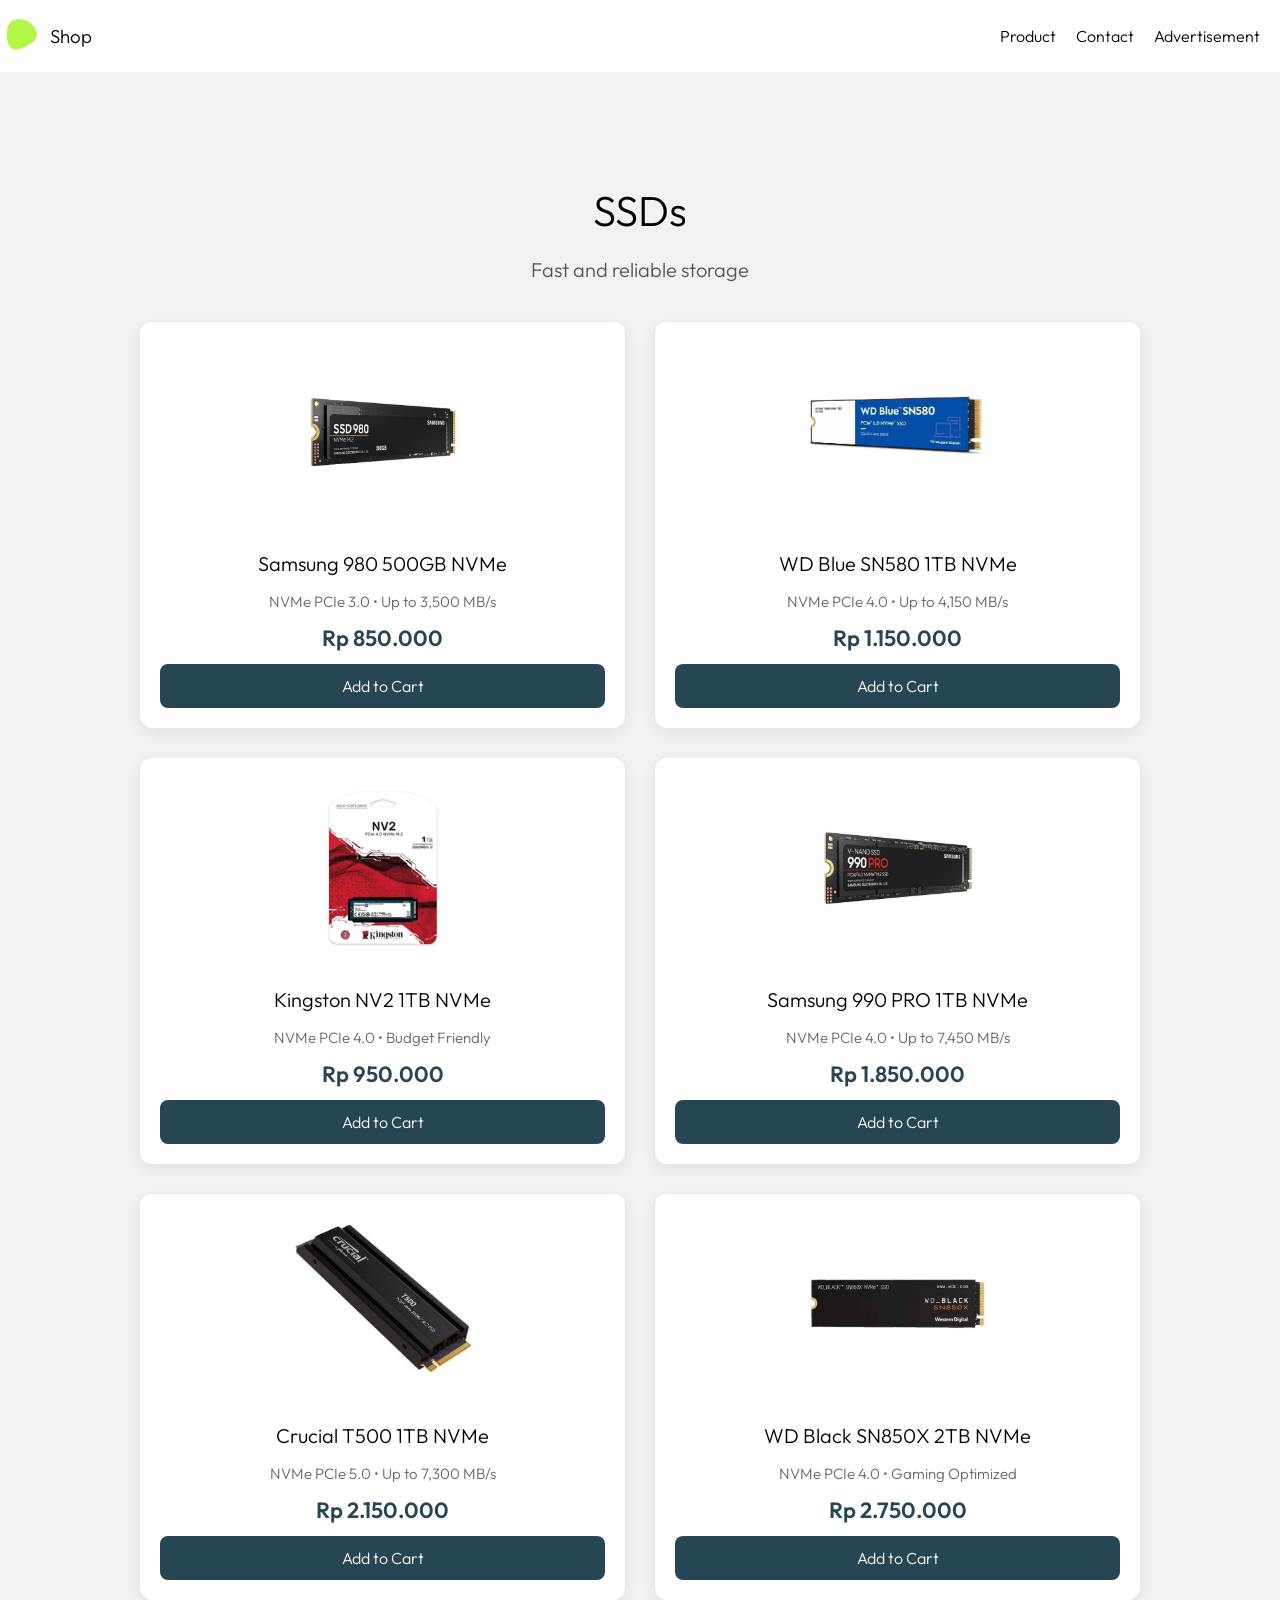
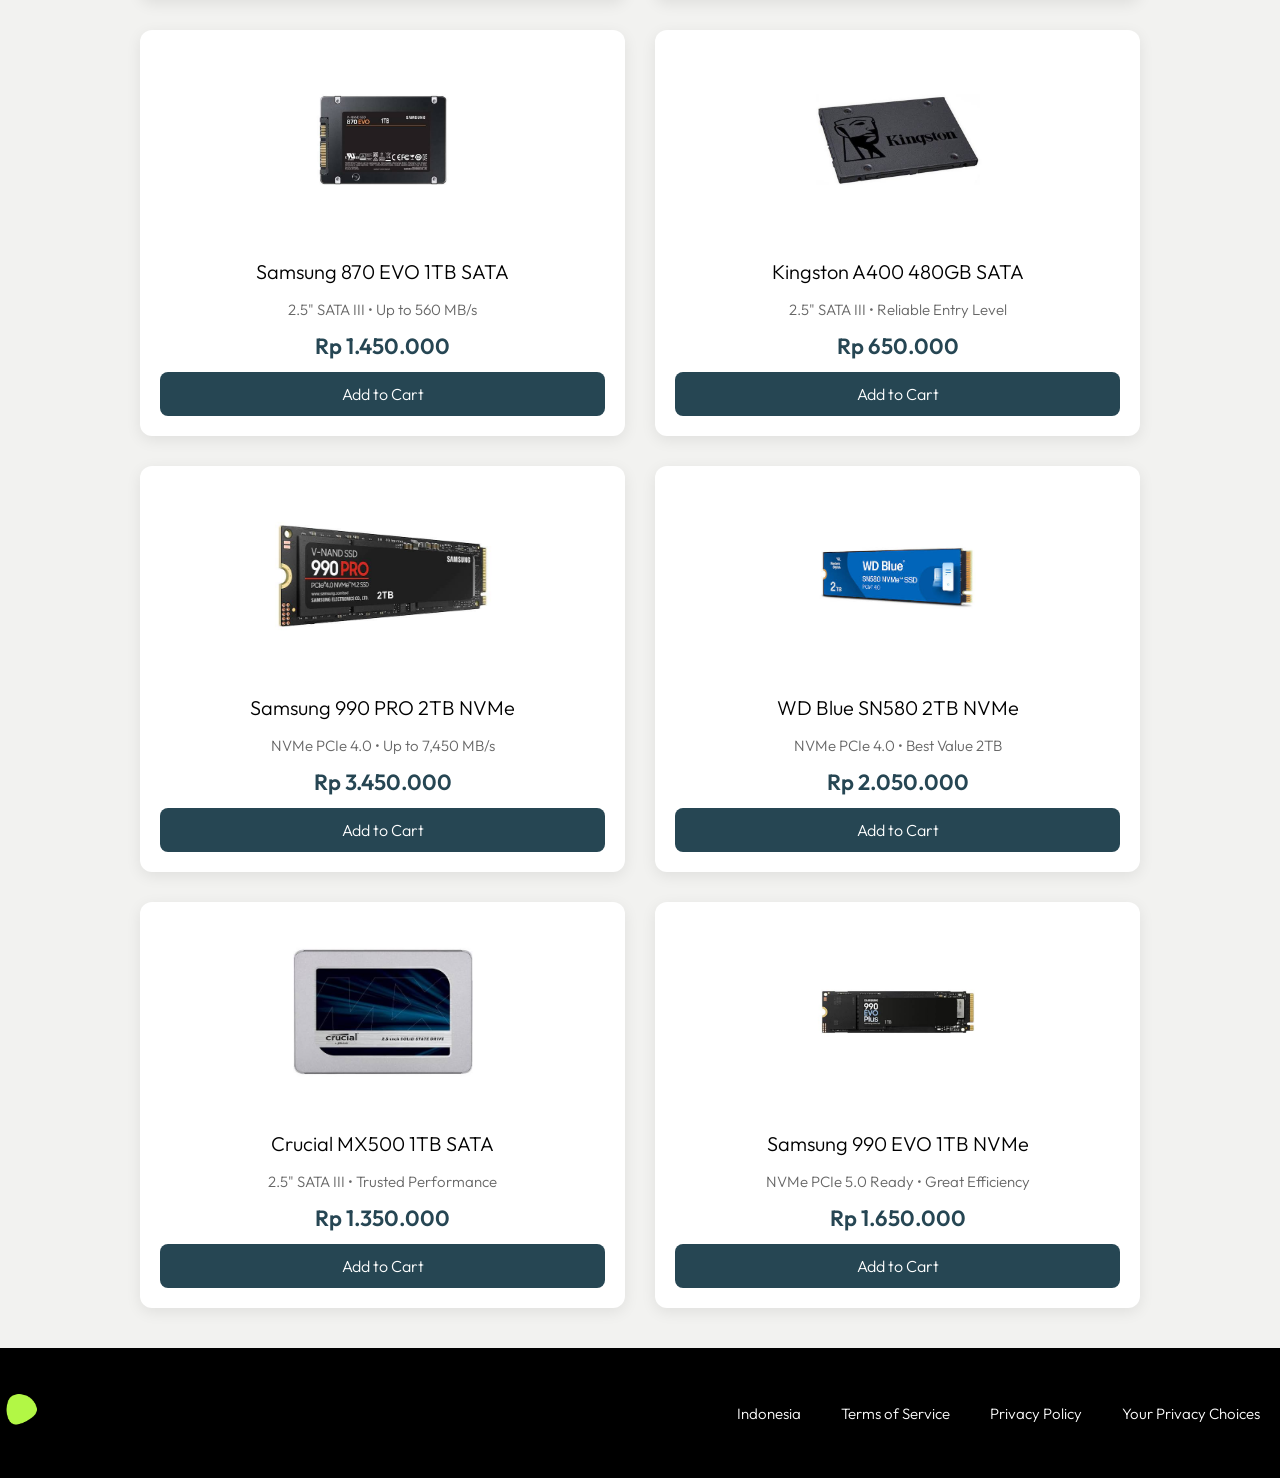
<file: product/ssd.html>
<!DOCTYPE html>
<html lang="en">
<head>
    <meta charset="UTF-8">
    <meta name="viewport" content="width=device-width, initial-scale=1.0">
    <link rel="stylesheet" type="text/css" href="../style.css">
    <link rel="preconnect" href="https://fonts.googleapis.com">
    <link rel="preconnect" href="https://fonts.gstatic.com" crossorigin>
    <link href="https://fonts.googleapis.com/css2?family=Outfit:wght@100..900&display=swap" rel="stylesheet">
    <link href="https://unpkg.com/aos@2.3.1/dist/aos.css" rel="stylesheet">
    <title>e-commerce</title>
</head>
<body>

    <header>
        <div class="header">
            <div class="header-container">
                <img class="header-icon" src="../assets/magicpattern-blob-1781320410809.png" alt="">
                <h3 class="title"><a href="../index.html">Shop</a></h3>

                <nav>
                    <a href="../index.html">Product</a>
                    <a href="../contact.html">Contact</a>
                    <a href="../advertisement.html">Advertisement</a>
                </nav>
            </div>
        </div>
    </header>

    <main>
        <div class="product-page">
            <h1 class="page-title">SSDs</h1>
            <p class="page-subtitle">Fast and reliable storage</p>

            <div class="products-grid">

                <div class="product-card">
                    <img src="../assets/samsung980500gb.jpeg" alt="Samsung 980">
                    <h3>Samsung 980 500GB NVMe</h3>
                    <p class="spec">NVMe PCIe 3.0 • Up to 3,500 MB/s</p>
                    <p class="price">Rp 850.000</p>
                    <button class="buy-btn">Add to Cart</button>
                </div>

                <div class="product-card">
                    <img src="../assets/wdbluesn580.jpeg" alt="WD Blue SN580">
                    <h3>WD Blue SN580 1TB NVMe</h3>
                    <p class="spec">NVMe PCIe 4.0 • Up to 4,150 MB/s</p>
                    <p class="price">Rp 1.150.000</p>
                    <button class="buy-btn">Add to Cart</button>
                </div>

                <div class="product-card">
                    <img src="../assets/kingstonenv21tb.png" alt="Kingston NV2">
                    <h3>Kingston NV2 1TB NVMe</h3>
                    <p class="spec">NVMe PCIe 4.0 • Budget Friendly</p>
                    <p class="price">Rp 950.000</p>
                    <button class="buy-btn">Add to Cart</button>
                </div>

                <div class="product-card">
                    <img src="../assets/samsung990pro1tb.jpeg" alt="Samsung 990 PRO">
                    <h3>Samsung 990 PRO 1TB NVMe</h3>
                    <p class="spec">NVMe PCIe 4.0 • Up to 7,450 MB/s</p>
                    <p class="price">Rp 1.850.000</p>
                    <button class="buy-btn">Add to Cart</button>
                </div>

                <div class="product-card">
                    <img src="../assets/crucialt5001tb.jpeg" alt="Crucial T500">
                    <h3>Crucial T500 1TB NVMe</h3>
                    <p class="spec">NVMe PCIe 5.0 • Up to 7,300 MB/s</p>
                    <p class="price">Rp 2.150.000</p>
                    <button class="buy-btn">Add to Cart</button>
                </div>

                <div class="product-card">
                    <img src="../assets/wdblacksn850x2tb.jpeg" alt="WD Black SN850X">
                    <h3>WD Black SN850X 2TB NVMe</h3>
                    <p class="spec">NVMe PCIe 4.0 • Gaming Optimized</p>
                    <p class="price">Rp 2.750.000</p>
                    <button class="buy-btn">Add to Cart</button>
                </div>

                <div class="product-card">
                    <img src="../assets/samsung870evo1tb.jpeg" alt="Samsung 870 EVO">
                    <h3>Samsung 870 EVO 1TB SATA</h3>
                    <p class="spec">2.5" SATA III • Up to 560 MB/s</p>
                    <p class="price">Rp 1.450.000</p>
                    <button class="buy-btn">Add to Cart</button>
                </div>

                <div class="product-card">
                    <img src="../assets/kingstona400480gb.jpeg" alt="Kingston A400">
                    <h3>Kingston A400 480GB SATA</h3>
                    <p class="spec">2.5" SATA III • Reliable Entry Level</p>
                    <p class="price">Rp 650.000</p>
                    <button class="buy-btn">Add to Cart</button>
                </div>

                <div class="product-card">
                    <img src="../assets/samsung990pro2tb.jpeg" alt="Samsung 990 PRO">
                    <h3>Samsung 990 PRO 2TB NVMe</h3>
                    <p class="spec">NVMe PCIe 4.0 • Up to 7,450 MB/s</p>
                    <p class="price">Rp 3.450.000</p>
                    <button class="buy-btn">Add to Cart</button>
                </div>

                <div class="product-card">
                    <img src="../assets/wdbluesn5802tb.jpeg" alt="WD Blue SN580">
                    <h3>WD Blue SN580 2TB NVMe</h3>
                    <p class="spec">NVMe PCIe 4.0 • Best Value 2TB</p>
                    <p class="price">Rp 2.050.000</p>
                    <button class="buy-btn">Add to Cart</button>
                </div>

                <div class="product-card">
                    <img src="../assets/crucialmx5001tb.jpeg" alt="Crucial MX500">
                    <h3>Crucial MX500 1TB SATA</h3>
                    <p class="spec">2.5" SATA III • Trusted Performance</p>
                    <p class="price">Rp 1.350.000</p>
                    <button class="buy-btn">Add to Cart</button>
                </div>

                <div class="product-card">
                    <img src="../assets/samsung990evo1tb.jpeg" alt="Samsung 990 EVO">
                    <h3>Samsung 990 EVO 1TB NVMe</h3>
                    <p class="spec">NVMe PCIe 5.0 Ready • Great Efficiency</p>
                    <p class="price">Rp 1.650.000</p>
                    <button class="buy-btn">Add to Cart</button>
                </div>

            </div>
        </div>
    </main>

    <footer>
        <footer class="footer">
            <div class="footer-container">
                <div class="footer-logo">
                <img src="../assets/magicpattern-blob-1781320410809.png" alt="Logo">
            </div>

            <div class="footer-links">
                <a href="">Indonesia</a>
                <a href="">Terms of Service</a>
                <a href="">Privacy Policy</a>
                <a href="">Your Privacy Choices</a>
            </div>
        </div>
    </footer>

    <script src="https://unpkg.com/aos@2.3.1/dist/aos.js"></script>
    <script src="../script.js"></script>
    <script>
        AOS.init();
    </script>
</body>
</html>
</file>
<file: style.css>
* {
    font-family: "Outfit", sans-serif;
    font-optical-sizing: auto;
    font-weight: 300;
    font-style: normal;
}

body {
    background-color: #f2f2f0;
    margin: 0;

    min-height: 100vh;
    display: flex;
    flex-direction: column;
}

main {
    flex: 1;
    margin-top: 72px;
}

.header {
    position: fixed;
    top: 0;
    left: 0;
    right: 0;
    height: 72px;
    background: white;
}

.header-container {
    /* width: 1350px; */
    height: 72px;

    margin: 0 auto;

    display: flex;
    align-items: center;
}

.header-icon {
    width: 40px;
    margin-right: 10px;
}

.header-flex {
    display: flex;
    justify-content: space-around;
    padding: 0;
}

.title {
    margin: 0;
}

nav {
    margin-left: auto;
    display: flex;
    gap: 20px;
    margin-right: 20px;
}

.header nav a {
    color: #040404;
}

header a {
    text-decoration: none;
    color: whitesmoke;
}

.title a {
    color: #040404;
    text-decoration: none;
}

.footer {
    background: #000000;
    height: 130px;
    display: flex;
    align-items: center;
}

.footer-container {
    width: 100%;
    margin: 0 auto;

    display: flex;
    align-items: center;
}

.footer-logo img {
    width: 40px;
    height: auto;
}

.footer-links {
    margin-left: auto;

    display: flex;
    align-items: center;
    gap: 40px;
    margin-right: 20px;
}

.footer-links a {
    color: #fff;
    text-decoration: none;
    font-size: 15px;
    font-weight: 300;
}

.footer-links a:hover {
    opacity: 0.8;
}

main {
    padding-top: 72px;
}

.search {
    background: #d8e6cc;
    padding: 50px 0;
}

.search-container {

    margin: 0 15vh;

    display: flex;
    align-items: center;
    justify-content: space-between;
    gap: 50px;
}

.search-content {
    flex: 1;
}

.search-content h1 {
    font-size: 72px;
    line-height: 1;
    margin-bottom: 20px;
}

.search-content p {
    font-size: 22px;
    margin-bottom: 30px;
}

.search-form {
    display: flex;
    gap: 12px;
    margin-bottom: 15px;
}

.search-form input {
    width: 320px;
    height: 52px;
    padding: 0 15px;
}

.search-form button {
    height: 52px;
    padding: 0 30px;
}

.search-image {
    flex: 1;
    text-align: right;
}

.search-image img {
    max-width: 100%;
}

.search-form input {
    width: 320px;
    height: 52px;
    padding: 0 15px;
    border: 2px solid #ccc;
    border-radius: 6px;
    transition: border-color 0.3s ease;
}

.search-form input.invalid {
    border-color: #ff4444;
    box-shadow: 0 0 0 3px rgba(255, 68, 68, 0.1);
}









.contact {
    text-align: center;
    margin: 40px auto 30px;
    padding: 0 20px;
}

.form-container {
    max-width: 520px;
    margin: 0 auto;
    padding: 20px;
    background: white;
    border-radius: 12px;
    box-shadow: 0 4px 20px rgba(0, 0, 0, 0.08);
}

.input-container {
    display: flex;
    justify-content: center;
    align-items: flex-start;
}

.icon {
    margin-right: 6px;
}

.fa-user,
.fa-map-marker-alt,
.fa-envelope-open,
.fa-comment {
    font-size: 27px;
}

.form-label {
    position: absolute;
    left: 10px;
    top: 10px;
}

.form-input {
    position: relative;
    width: 100%;
    border-bottom: 1px solid grey;
    outline: none;
    height: 48px;
    margin-bottom: 15px;
    padding: 0;
}

.input-item {
    position: absolute;
    top: 0;
    left: 0;
    border-style: none;
    outline: none;
    background-color: transparent;
    padding: 0;
    margin: 0;
    font-size: 15px;
    height: 100%;
}

.textarea-container {
    display: flex;
    justify-content: center;
}

.form-textarea {
    position: relative;
}

.textarea {
    border-style: none;
    border-bottom: 1px solid grey;
    outline: none;
    margin-top: 10px;
}

.submit {
    display: block;
    margin: 20px auto 0;
    padding: 14px 60px;
    font-size: 16px;
    border-radius: 30px;
    background-color: rgb(38, 70, 83);
    color: white;
    border: none;
    cursor: pointer;
    transition: all 0.3s;
}

.submit:hover {
    background-color: rgb(28, 55, 65);
    transform: translateY(-2px);
}

.input-item:focus+.form-label {
    top: -5px;
    left: -2px;
    font-size: 10px;
}

.textarea:focus+.form-label {
    top: -5px;
    left: -2px;
    font-size: 10px;
}

.input-item:not(:placeholder-shown).input-item:not(:focus)+.form-label {
    top: -2px;
    left: -2px;
    font-size: 10px;
    color: rgb(138, 130, 130);
}









.product-page {
    max-width: 1200px;
    margin: 40px auto;
    padding: 0 20px;
    text-align: center;
}

.page-title {
    font-size: 42px;
    margin-bottom: 8px;
}

.page-subtitle {
    font-size: 20px;
    color: #555;
    margin-bottom: 40px;
}

.products-grid {
    display: grid;
    grid-template-columns: repeat(2, 1fr);
    gap: 30px;
    max-width: 1000px;
    margin: 0 auto;
}

.product-card {
    background: white;
    border-radius: 12px;
    padding: 20px;
    box-shadow: 0 4px 15px rgba(0, 0, 0, 0.08);
    transition: transform 0.3s, box-shadow 0.3s;
}

.product-card:hover {
    transform: translateY(-8px);
    box-shadow: 0 10px 25px rgba(0, 0, 0, 0.12);
}

.product-card img {
    width: 100%;
    height: 180px;
    object-fit: contain;
    margin-bottom: 15px;
}

.product-card h3 {
    font-size: 20px;
    margin: 10px 0 8px;
}

.product-card .spec {
    color: #666;
    font-size: 15px;
    margin-bottom: 12px;
    line-height: 1.4;
}

.product-card .price {
    font-size: 22px;
    font-weight: 600;
    color: rgb(38, 70, 83);
    margin: 12px 0;
}

.buy-btn {
    width: 100%;
    padding: 12px;
    background-color: rgb(38, 70, 83);
    color: white;
    border: none;
    border-radius: 8px;
    font-size: 16px;
    cursor: pointer;
    transition: all 0.3s;
}

.buy-btn:hover {
    background-color: rgb(28, 55, 65);
}

@media (max-width: 990px) {
    .search-container {

        margin: 0 2vh;
        display: block;
    }

    .search-content h1 {
        font-size: 35px;
    }

    nav {
        gap: 5px;
    }

    .footer-links {
        gap: 5px;
    }

    .search {
        margin-bottom: 17vw
    }

    .submit {
        margin-bottom: 20vw;
    }
}
</file>
